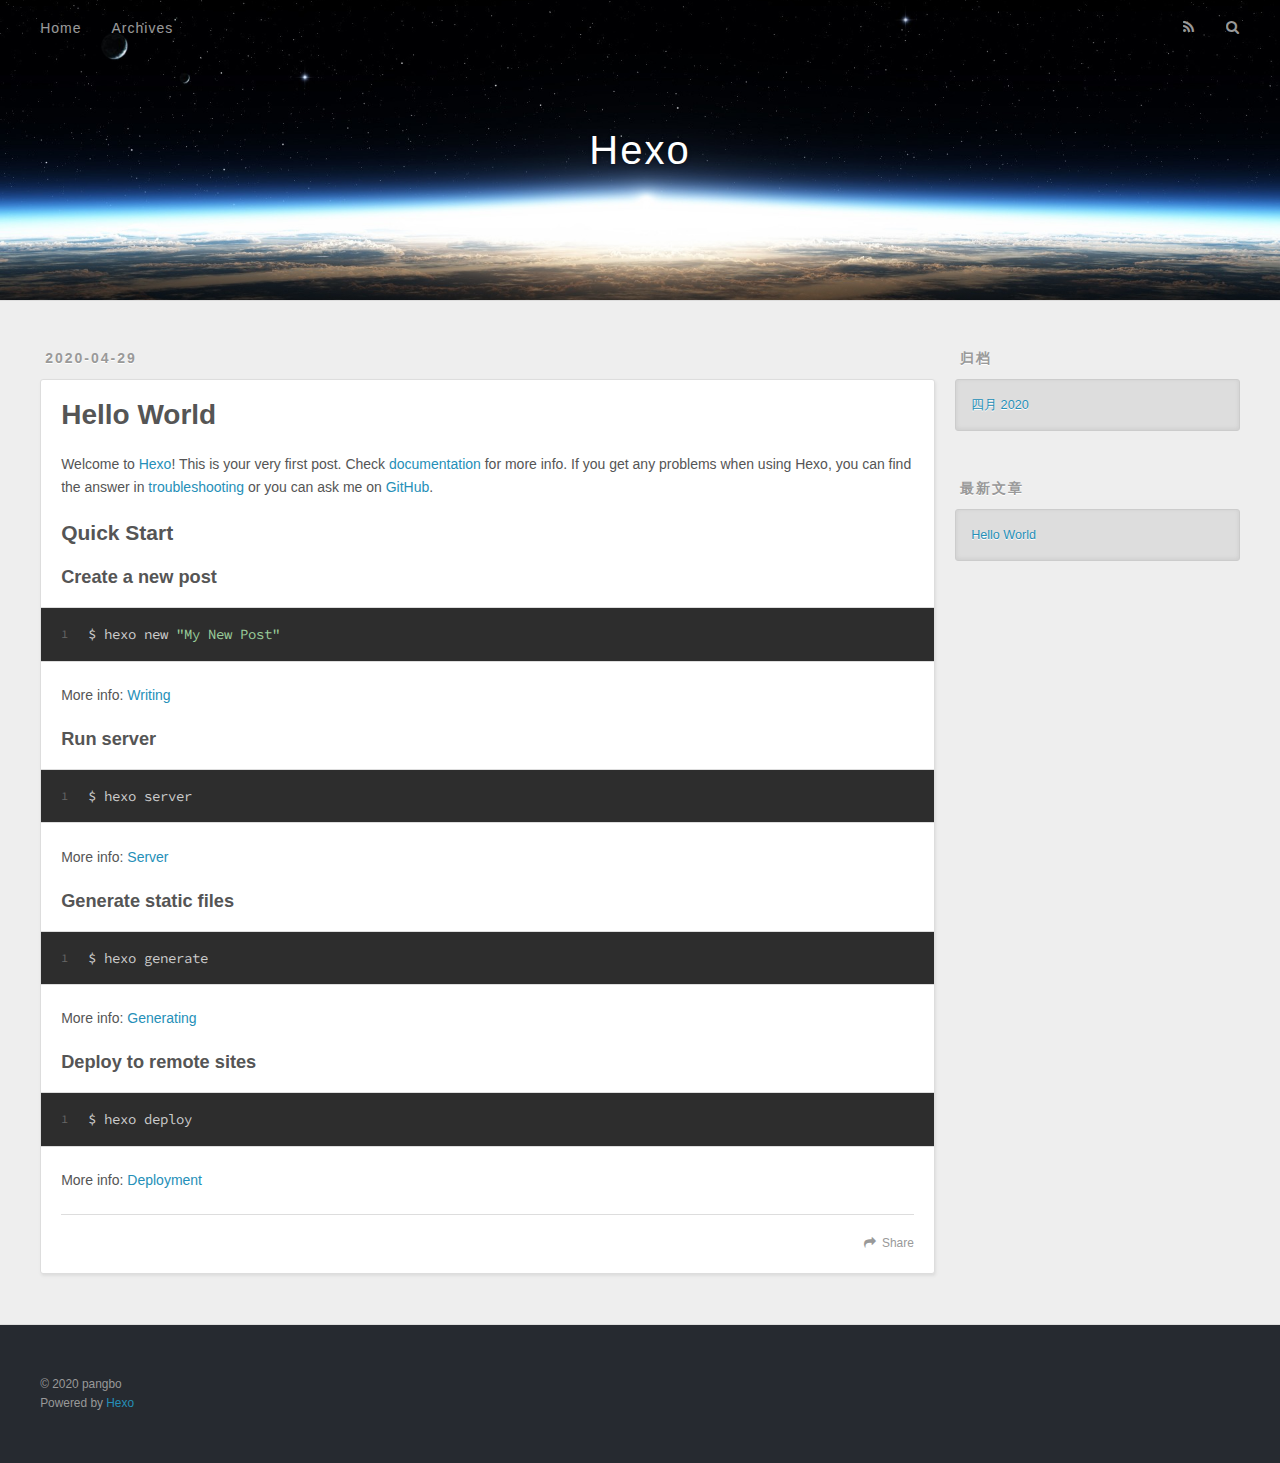
<file: blog/index.html>
<!DOCTYPE html>
<html>
<head>
  <meta charset="utf-8">
  

  
  <title>Hexo</title>
  <meta name="viewport" content="width=device-width, initial-scale=1, maximum-scale=1">
  <meta property="og:type" content="website">
<meta property="og:title" content="Hexo">
<meta property="og:url" content="https://www.ipangbo.top/blog/index.html">
<meta property="og:site_name" content="Hexo">
<meta property="og:locale" content="zh_CN">
<meta property="article:author" content="pangbo">
<meta name="twitter:card" content="summary">
  
    <link rel="alternate" href="/blog/atom.xml" title="Hexo" type="application/atom+xml">
  
  
    <link rel="icon" href="/favicon.png">
  
  
    <link href="//fonts.googleapis.com/css?family=Source+Code+Pro" rel="stylesheet" type="text/css">
  
  
<link rel="stylesheet" href="/blog/css/style.css">

<meta name="generator" content="Hexo 4.2.0"></head>

<body>
  <div id="container">
    <div id="wrap">
      <header id="header">
  <div id="banner"></div>
  <div id="header-outer" class="outer">
    <div id="header-title" class="inner">
      <h1 id="logo-wrap">
        <a href="/blog/" id="logo">Hexo</a>
      </h1>
      
    </div>
    <div id="header-inner" class="inner">
      <nav id="main-nav">
        <a id="main-nav-toggle" class="nav-icon"></a>
        
          <a class="main-nav-link" href="/blog/">Home</a>
        
          <a class="main-nav-link" href="/blog/archives">Archives</a>
        
      </nav>
      <nav id="sub-nav">
        
          <a id="nav-rss-link" class="nav-icon" href="/blog/atom.xml" title="RSS Feed"></a>
        
        <a id="nav-search-btn" class="nav-icon" title="搜索"></a>
      </nav>
      <div id="search-form-wrap">
        <form action="//google.com/search" method="get" accept-charset="UTF-8" class="search-form"><input type="search" name="q" class="search-form-input" placeholder="Search"><button type="submit" class="search-form-submit">&#xF002;</button><input type="hidden" name="sitesearch" value="https://www.ipangbo.top/blog"></form>
      </div>
    </div>
  </div>
</header>
      <div class="outer">
        <section id="main">
  
    <article id="post-hello-world" class="article article-type-post" itemscope itemprop="blogPost">
  <div class="article-meta">
    <a href="/blog/2020/04/29/hello-world/" class="article-date">
  <time datetime="2020-04-29T08:09:40.198Z" itemprop="datePublished">2020-04-29</time>
</a>
    
  </div>
  <div class="article-inner">
    
    
      <header class="article-header">
        
  
    <h1 itemprop="name">
      <a class="article-title" href="/blog/2020/04/29/hello-world/">Hello World</a>
    </h1>
  

      </header>
    
    <div class="article-entry" itemprop="articleBody">
      
        <p>Welcome to <a href="https://hexo.io/" target="_blank" rel="noopener">Hexo</a>! This is your very first post. Check <a href="https://hexo.io/docs/" target="_blank" rel="noopener">documentation</a> for more info. If you get any problems when using Hexo, you can find the answer in <a href="https://hexo.io/docs/troubleshooting.html" target="_blank" rel="noopener">troubleshooting</a> or you can ask me on <a href="https://github.com/hexojs/hexo/issues" target="_blank" rel="noopener">GitHub</a>.</p>
<h2 id="Quick-Start"><a href="#Quick-Start" class="headerlink" title="Quick Start"></a>Quick Start</h2><h3 id="Create-a-new-post"><a href="#Create-a-new-post" class="headerlink" title="Create a new post"></a>Create a new post</h3><figure class="highlight bash"><table><tr><td class="gutter"><pre><span class="line">1</span><br></pre></td><td class="code"><pre><span class="line">$ hexo new <span class="string">"My New Post"</span></span><br></pre></td></tr></table></figure>

<p>More info: <a href="https://hexo.io/docs/writing.html" target="_blank" rel="noopener">Writing</a></p>
<h3 id="Run-server"><a href="#Run-server" class="headerlink" title="Run server"></a>Run server</h3><figure class="highlight bash"><table><tr><td class="gutter"><pre><span class="line">1</span><br></pre></td><td class="code"><pre><span class="line">$ hexo server</span><br></pre></td></tr></table></figure>

<p>More info: <a href="https://hexo.io/docs/server.html" target="_blank" rel="noopener">Server</a></p>
<h3 id="Generate-static-files"><a href="#Generate-static-files" class="headerlink" title="Generate static files"></a>Generate static files</h3><figure class="highlight bash"><table><tr><td class="gutter"><pre><span class="line">1</span><br></pre></td><td class="code"><pre><span class="line">$ hexo generate</span><br></pre></td></tr></table></figure>

<p>More info: <a href="https://hexo.io/docs/generating.html" target="_blank" rel="noopener">Generating</a></p>
<h3 id="Deploy-to-remote-sites"><a href="#Deploy-to-remote-sites" class="headerlink" title="Deploy to remote sites"></a>Deploy to remote sites</h3><figure class="highlight bash"><table><tr><td class="gutter"><pre><span class="line">1</span><br></pre></td><td class="code"><pre><span class="line">$ hexo deploy</span><br></pre></td></tr></table></figure>

<p>More info: <a href="https://hexo.io/docs/one-command-deployment.html" target="_blank" rel="noopener">Deployment</a></p>

      
    </div>
    <footer class="article-footer">
      <a data-url="https://www.ipangbo.top/blog/2020/04/29/hello-world/" data-id="ck9l2ebbn0000qw7kcosrfubz" class="article-share-link">Share</a>
      
      
    </footer>
  </div>
  
</article>


  


</section>
        
          <aside id="sidebar">
  
    

  
    

  
    
  
    
  <div class="widget-wrap">
    <h3 class="widget-title">归档</h3>
    <div class="widget">
      <ul class="archive-list"><li class="archive-list-item"><a class="archive-list-link" href="/blog/archives/2020/04/">四月 2020</a></li></ul>
    </div>
  </div>


  
    
  <div class="widget-wrap">
    <h3 class="widget-title">最新文章</h3>
    <div class="widget">
      <ul>
        
          <li>
            <a href="/blog/2020/04/29/hello-world/">Hello World</a>
          </li>
        
      </ul>
    </div>
  </div>

  
</aside>
        
      </div>
      <footer id="footer">
  
  <div class="outer">
    <div id="footer-info" class="inner">
      &copy; 2020 pangbo<br>
      Powered by <a href="http://hexo.io/" target="_blank">Hexo</a>
    </div>
  </div>
</footer>
    </div>
    <nav id="mobile-nav">
  
    <a href="/blog/" class="mobile-nav-link">Home</a>
  
    <a href="/blog/archives" class="mobile-nav-link">Archives</a>
  
</nav>
    

<script src="//ajax.googleapis.com/ajax/libs/jquery/2.0.3/jquery.min.js"></script>


  
<link rel="stylesheet" href="/blog/fancybox/jquery.fancybox.css">

  
<script src="/blog/fancybox/jquery.fancybox.pack.js"></script>




<script src="/blog/js/script.js"></script>




  </div>
</body>
</html>
</file>
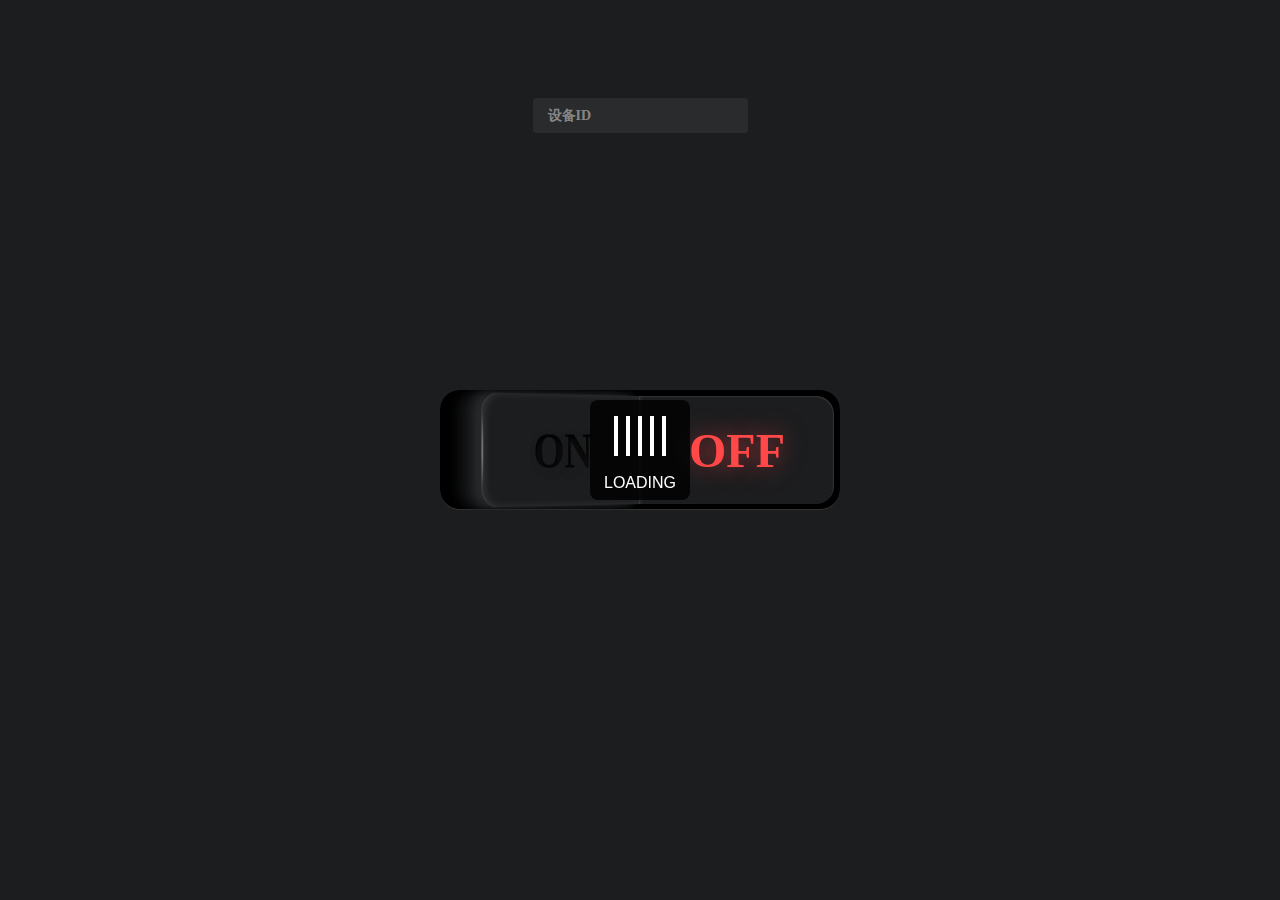
<file: app/remote-controller/index.html>
<!DOCTYPE html><html>
<head><meta charset='UTF-8'>
  <title>Toddy</title>
  <meta name="viewport" content="width=device-width,initial-scale=1.0, minimum-scale=0.8, maximum-scale=0.8, user-scalable=yes"/>
  <link href="index.css" rel="stylesheet" media="all">
  <script src="x0popup.min.js"></script>
  <script src="https://cdn.bootcdn.net/ajax/libs/jquery/3.5.0/jquery.js"></script>
  <script src="https://cdn.bootcdn.net/ajax/libs/jquery-cookie/1.4.1/jquery.cookie.min.js"></script>
  <link href="x0popup.min.css" rel="stylesheet" media="all">
</head>
<body>
<!-- 设备id输入部分开始 -->
  <div class="row">
    <span>
    <input class="clean-slide" id="device-id" type="text" tabindex=1 />
    <label for="device-id">设备ID</label>
    <label for="device-id" id="save-device-id">确定</label>
    </span>
    </div>
  <div>
<!-- 设备id输入部分结束 -->
<!-- 控制开关部分开始 -->
  <label class="switch-button">
    <input type="checkbox" id="switch">
    <span></span>
    <span></span>
  </label>
</div>
<!-- 控制开关部分结束 -->
<!-- 加载动画框开始 -->
<div class="load-view" id="loading-box">
  <div class="load-an-view">
    <div class="wave">
      <div class="rect1"></div>
      <div class="rect2"></div>
      <div class="rect3"></div>
      <div class="rect4"></div>
      <div class="rect5"></div>
    </div>
  </div>
  <div class="load-tip">LOADING</div>
</div>
<!-- 加载动画框结束 -->
<script>
  var device_id = "";
  var switch_on = false;
  device_id = $.cookie("_TD_device_id");
  if(!device_id){
    device_id = "";
    $("#loading-box").fadeOut();
    }
  //初始化获取状态
  $(function(){
    if(device_id){
      $('#device-id').val(device_id);
      $.get("https://cloud.arest.io/" + device_id + "/status",function(data){
        console.log(data);
        $('#switch').get(0).checked = data.return_value;
        $("#loading-box").fadeOut();
        if(!data.connected){
          x0p('错误', '连接失败！', 'error')
        }
    });
    // setInterval(() => {
    //   $('#switch').get(0).disabled = true;
    //   $.get("https://cloud.arest.io/" + device_id + "/status",function(data){
    //     console.log(data);
    //     $('#switch').get(0).checked = data.return_value;})
    //     $('#switch').get(0).disabled = false;
    // }, 10000);
  }
    else{
      $('#device-id').focus();
    }
  });
  //开关切换
  $('#switch').click(function(){
    if(!device_id){ 
      $('#device-id').focus();
      x0p('错误', '请输入设备ID！', 'info');
      return false;
      }
    this.disabled = true;
    setTimeout(()=>{this.disabled = false;},1000);
    $("#loading-box").fadeIn();
    console.log($(this).prop("checked"));
    $.get("https://cloud.arest.io/" + device_id + "/switch",success=(data)=>{

      console.log(data);
      $('#switch').get(0).checked = data.return_value;
      $("#loading-box").fadeOut();
      if(!data.connected){
        x0p({
          title: '错误',
          text: '连接失败！',
          animationType: 'slideDown',
          icon: 'error',
          buttons: [],
          autoClose: 2000
          });
      }
    });
    return false;
  });
  //保存设备ID
  $("#save-device-id").click(()=>{
    
    device_id = $('#device-id').val();

    $.cookie("_TD_device_id",device_id);
      
    $.get("https://cloud.arest.io/" + device_id + "/status",function(data){
      console.log(data);
      $('#switch').get(0).checked = data.return_value;
      $("#loading-box").fadeOut();
      if(!data.connected){
        x0p('错误', '连接失败！', 'error');
      }else{
        x0p({
          title: '成功',
          text: '连接成功',
          animationType: 'slideDown',
          icon: 'info',
          buttons: [],
          autoClose: 1000
          });
      }
      });
  });
  $('#device-id').blur(function(){
    setTimeout(()=>{
    if(this.value != device_id) this.value = device_id;
    },100);
  });
</script>
</body>
</html>
</file>
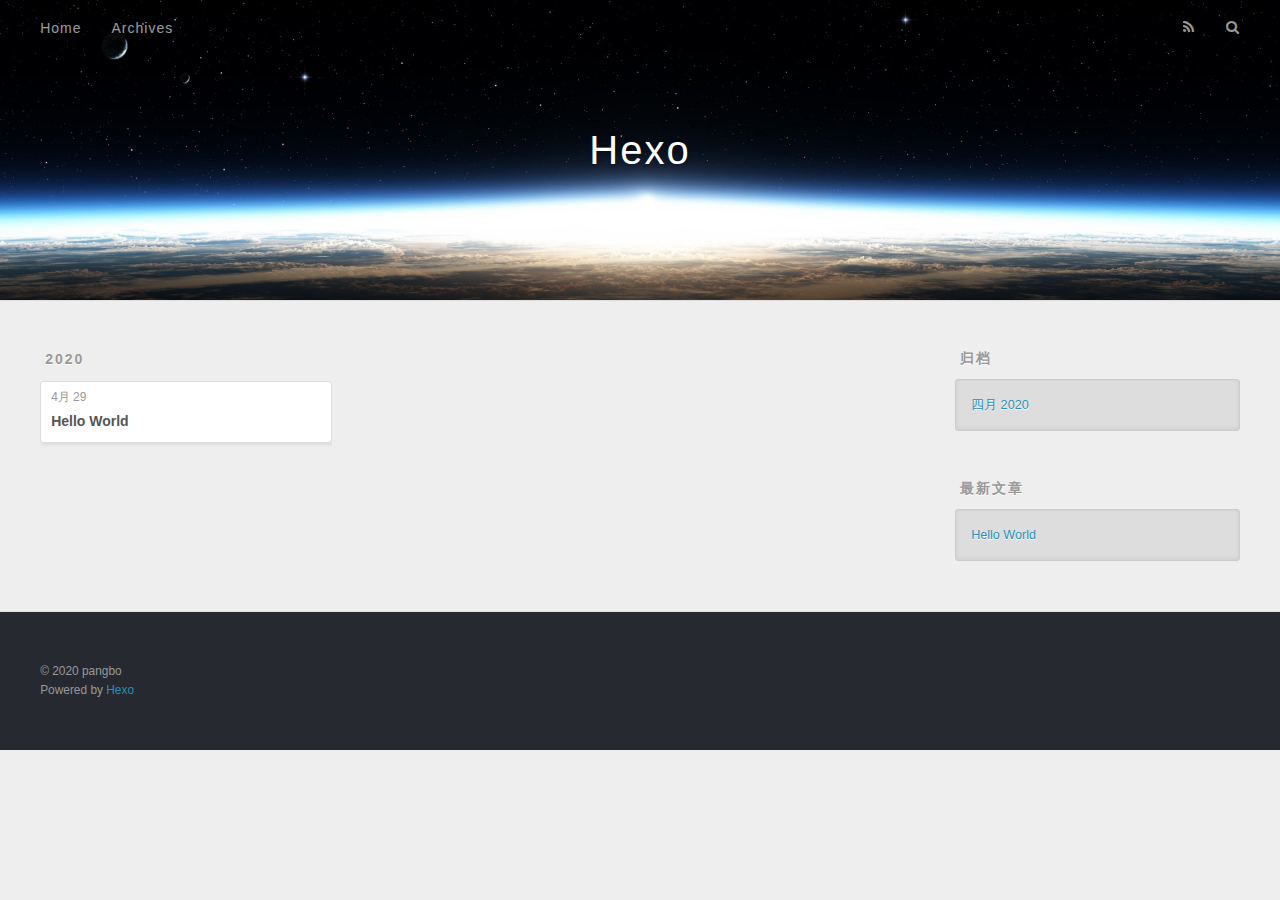
<file: blog/archives/index.html>
<!DOCTYPE html>
<html>
<head>
  <meta charset="utf-8">
  

  
  <title>归档 | Hexo</title>
  <meta name="viewport" content="width=device-width, initial-scale=1, maximum-scale=1">
  <meta property="og:type" content="website">
<meta property="og:title" content="Hexo">
<meta property="og:url" content="https://www.ipangbo.top/blog/archives/index.html">
<meta property="og:site_name" content="Hexo">
<meta property="og:locale" content="zh_CN">
<meta property="article:author" content="pangbo">
<meta name="twitter:card" content="summary">
  
    <link rel="alternate" href="/blog/atom.xml" title="Hexo" type="application/atom+xml">
  
  
    <link rel="icon" href="/favicon.png">
  
  
    <link href="//fonts.googleapis.com/css?family=Source+Code+Pro" rel="stylesheet" type="text/css">
  
  
<link rel="stylesheet" href="/blog/css/style.css">

<meta name="generator" content="Hexo 4.2.0"></head>

<body>
  <div id="container">
    <div id="wrap">
      <header id="header">
  <div id="banner"></div>
  <div id="header-outer" class="outer">
    <div id="header-title" class="inner">
      <h1 id="logo-wrap">
        <a href="/blog/" id="logo">Hexo</a>
      </h1>
      
    </div>
    <div id="header-inner" class="inner">
      <nav id="main-nav">
        <a id="main-nav-toggle" class="nav-icon"></a>
        
          <a class="main-nav-link" href="/blog/">Home</a>
        
          <a class="main-nav-link" href="/blog/archives">Archives</a>
        
      </nav>
      <nav id="sub-nav">
        
          <a id="nav-rss-link" class="nav-icon" href="/blog/atom.xml" title="RSS Feed"></a>
        
        <a id="nav-search-btn" class="nav-icon" title="搜索"></a>
      </nav>
      <div id="search-form-wrap">
        <form action="//google.com/search" method="get" accept-charset="UTF-8" class="search-form"><input type="search" name="q" class="search-form-input" placeholder="Search"><button type="submit" class="search-form-submit">&#xF002;</button><input type="hidden" name="sitesearch" value="https://www.ipangbo.top/blog"></form>
      </div>
    </div>
  </div>
</header>
      <div class="outer">
        <section id="main">
  
  
    
    
      
      
      <section class="archives-wrap">
        <div class="archive-year-wrap">
          <a href="/blog/archives/2020" class="archive-year">2020</a>
        </div>
        <div class="archives">
    
    <article class="archive-article archive-type-post">
  <div class="archive-article-inner">
    <header class="archive-article-header">
      <a href="/blog/2020/04/29/hello-world/" class="archive-article-date">
  <time datetime="2020-04-29T08:09:40.198Z" itemprop="datePublished">4月 29</time>
</a>
      
  
    <h1 itemprop="name">
      <a class="archive-article-title" href="/blog/2020/04/29/hello-world/">Hello World</a>
    </h1>
  

    </header>
  </div>
</article>
  
  
    </div></section>
  


</section>
        
          <aside id="sidebar">
  
    

  
    

  
    
  
    
  <div class="widget-wrap">
    <h3 class="widget-title">归档</h3>
    <div class="widget">
      <ul class="archive-list"><li class="archive-list-item"><a class="archive-list-link" href="/blog/archives/2020/04/">四月 2020</a></li></ul>
    </div>
  </div>


  
    
  <div class="widget-wrap">
    <h3 class="widget-title">最新文章</h3>
    <div class="widget">
      <ul>
        
          <li>
            <a href="/blog/2020/04/29/hello-world/">Hello World</a>
          </li>
        
      </ul>
    </div>
  </div>

  
</aside>
        
      </div>
      <footer id="footer">
  
  <div class="outer">
    <div id="footer-info" class="inner">
      &copy; 2020 pangbo<br>
      Powered by <a href="http://hexo.io/" target="_blank">Hexo</a>
    </div>
  </div>
</footer>
    </div>
    <nav id="mobile-nav">
  
    <a href="/blog/" class="mobile-nav-link">Home</a>
  
    <a href="/blog/archives" class="mobile-nav-link">Archives</a>
  
</nav>
    

<script src="//ajax.googleapis.com/ajax/libs/jquery/2.0.3/jquery.min.js"></script>


  
<link rel="stylesheet" href="/blog/fancybox/jquery.fancybox.css">

  
<script src="/blog/fancybox/jquery.fancybox.pack.js"></script>




<script src="/blog/js/script.js"></script>




  </div>
</body>
</html>
</file>
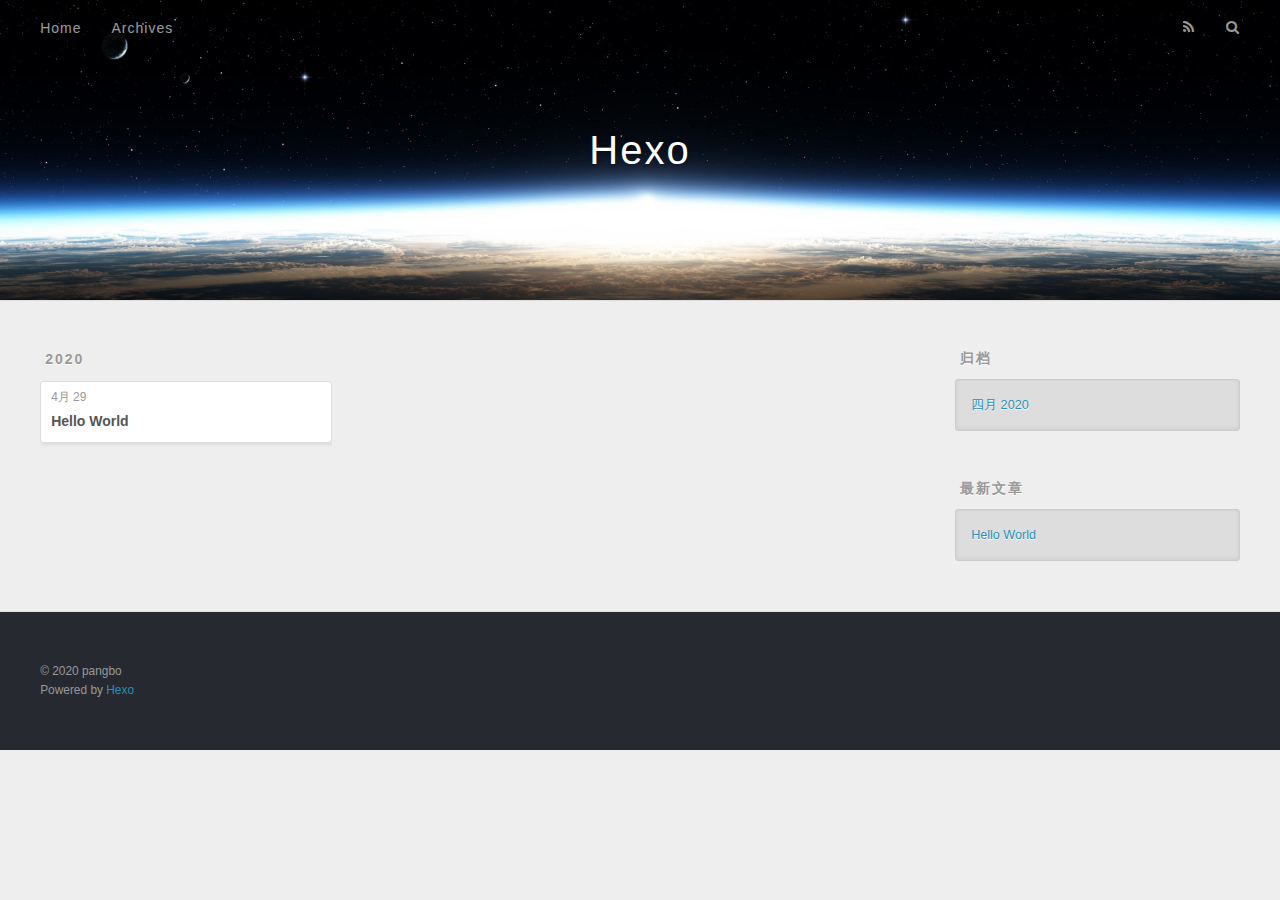
<file: blog/archives/2020/index.html>
<!DOCTYPE html>
<html>
<head>
  <meta charset="utf-8">
  

  
  <title>归档: 2020 | Hexo</title>
  <meta name="viewport" content="width=device-width, initial-scale=1, maximum-scale=1">
  <meta property="og:type" content="website">
<meta property="og:title" content="Hexo">
<meta property="og:url" content="https://www.ipangbo.top/blog/archives/2020/index.html">
<meta property="og:site_name" content="Hexo">
<meta property="og:locale" content="zh_CN">
<meta property="article:author" content="pangbo">
<meta name="twitter:card" content="summary">
  
    <link rel="alternate" href="/blog/atom.xml" title="Hexo" type="application/atom+xml">
  
  
    <link rel="icon" href="/favicon.png">
  
  
    <link href="//fonts.googleapis.com/css?family=Source+Code+Pro" rel="stylesheet" type="text/css">
  
  
<link rel="stylesheet" href="/blog/css/style.css">

<meta name="generator" content="Hexo 4.2.0"></head>

<body>
  <div id="container">
    <div id="wrap">
      <header id="header">
  <div id="banner"></div>
  <div id="header-outer" class="outer">
    <div id="header-title" class="inner">
      <h1 id="logo-wrap">
        <a href="/blog/" id="logo">Hexo</a>
      </h1>
      
    </div>
    <div id="header-inner" class="inner">
      <nav id="main-nav">
        <a id="main-nav-toggle" class="nav-icon"></a>
        
          <a class="main-nav-link" href="/blog/">Home</a>
        
          <a class="main-nav-link" href="/blog/archives">Archives</a>
        
      </nav>
      <nav id="sub-nav">
        
          <a id="nav-rss-link" class="nav-icon" href="/blog/atom.xml" title="RSS Feed"></a>
        
        <a id="nav-search-btn" class="nav-icon" title="搜索"></a>
      </nav>
      <div id="search-form-wrap">
        <form action="//google.com/search" method="get" accept-charset="UTF-8" class="search-form"><input type="search" name="q" class="search-form-input" placeholder="Search"><button type="submit" class="search-form-submit">&#xF002;</button><input type="hidden" name="sitesearch" value="https://www.ipangbo.top/blog"></form>
      </div>
    </div>
  </div>
</header>
      <div class="outer">
        <section id="main">
  
  
    
    
      
      
      <section class="archives-wrap">
        <div class="archive-year-wrap">
          <a href="/blog/archives/2020" class="archive-year">2020</a>
        </div>
        <div class="archives">
    
    <article class="archive-article archive-type-post">
  <div class="archive-article-inner">
    <header class="archive-article-header">
      <a href="/blog/2020/04/29/hello-world/" class="archive-article-date">
  <time datetime="2020-04-29T08:09:40.198Z" itemprop="datePublished">4月 29</time>
</a>
      
  
    <h1 itemprop="name">
      <a class="archive-article-title" href="/blog/2020/04/29/hello-world/">Hello World</a>
    </h1>
  

    </header>
  </div>
</article>
  
  
    </div></section>
  


</section>
        
          <aside id="sidebar">
  
    

  
    

  
    
  
    
  <div class="widget-wrap">
    <h3 class="widget-title">归档</h3>
    <div class="widget">
      <ul class="archive-list"><li class="archive-list-item"><a class="archive-list-link" href="/blog/archives/2020/04/">四月 2020</a></li></ul>
    </div>
  </div>


  
    
  <div class="widget-wrap">
    <h3 class="widget-title">最新文章</h3>
    <div class="widget">
      <ul>
        
          <li>
            <a href="/blog/2020/04/29/hello-world/">Hello World</a>
          </li>
        
      </ul>
    </div>
  </div>

  
</aside>
        
      </div>
      <footer id="footer">
  
  <div class="outer">
    <div id="footer-info" class="inner">
      &copy; 2020 pangbo<br>
      Powered by <a href="http://hexo.io/" target="_blank">Hexo</a>
    </div>
  </div>
</footer>
    </div>
    <nav id="mobile-nav">
  
    <a href="/blog/" class="mobile-nav-link">Home</a>
  
    <a href="/blog/archives" class="mobile-nav-link">Archives</a>
  
</nav>
    

<script src="//ajax.googleapis.com/ajax/libs/jquery/2.0.3/jquery.min.js"></script>


  
<link rel="stylesheet" href="/blog/fancybox/jquery.fancybox.css">

  
<script src="/blog/fancybox/jquery.fancybox.pack.js"></script>




<script src="/blog/js/script.js"></script>




  </div>
</body>
</html>
</file>
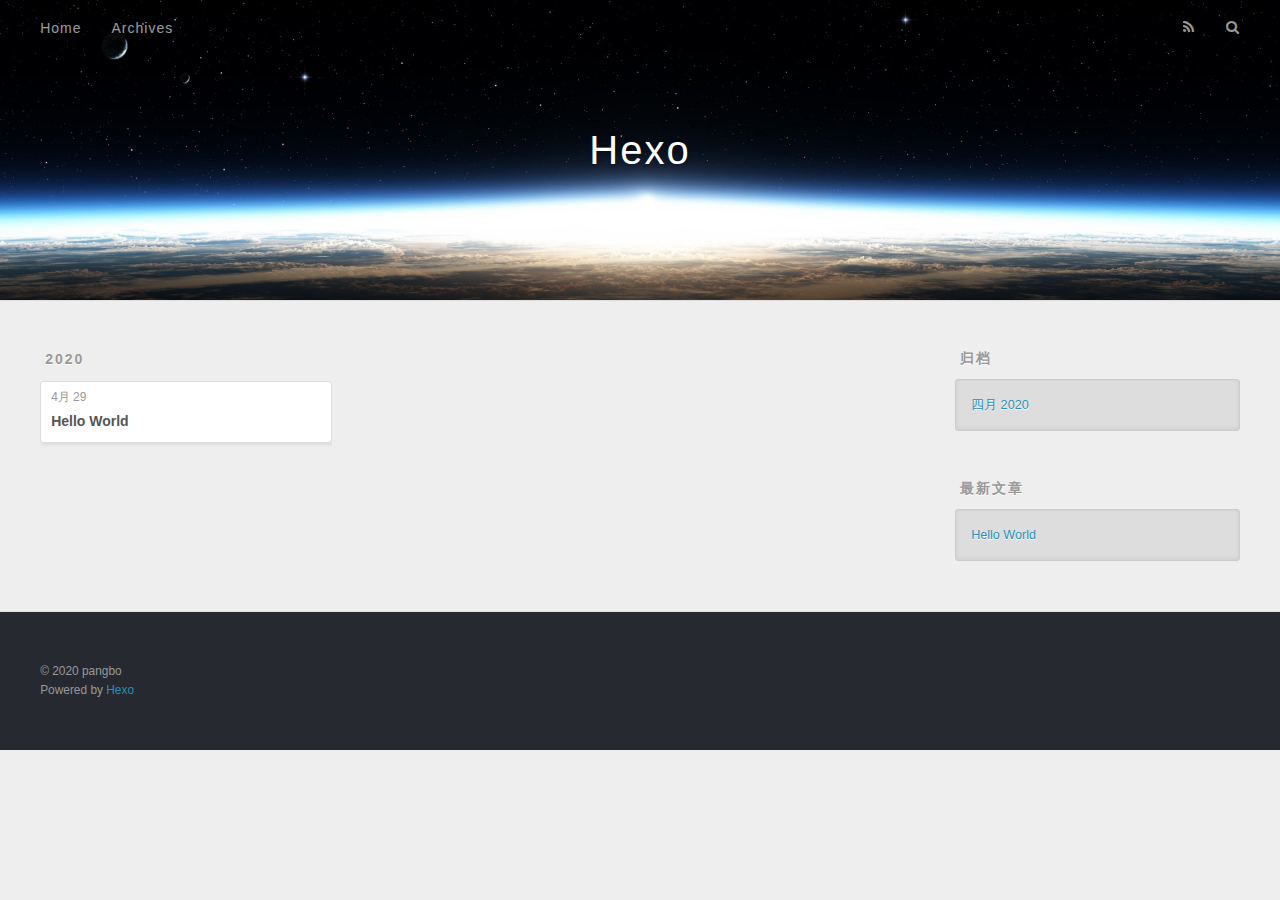
<file: blog/archives/2020/04/index.html>
<!DOCTYPE html>
<html>
<head>
  <meta charset="utf-8">
  

  
  <title>归档: 2020/4 | Hexo</title>
  <meta name="viewport" content="width=device-width, initial-scale=1, maximum-scale=1">
  <meta property="og:type" content="website">
<meta property="og:title" content="Hexo">
<meta property="og:url" content="https://www.ipangbo.top/blog/archives/2020/04/index.html">
<meta property="og:site_name" content="Hexo">
<meta property="og:locale" content="zh_CN">
<meta property="article:author" content="pangbo">
<meta name="twitter:card" content="summary">
  
    <link rel="alternate" href="/blog/atom.xml" title="Hexo" type="application/atom+xml">
  
  
    <link rel="icon" href="/favicon.png">
  
  
    <link href="//fonts.googleapis.com/css?family=Source+Code+Pro" rel="stylesheet" type="text/css">
  
  
<link rel="stylesheet" href="/blog/css/style.css">

<meta name="generator" content="Hexo 4.2.0"></head>

<body>
  <div id="container">
    <div id="wrap">
      <header id="header">
  <div id="banner"></div>
  <div id="header-outer" class="outer">
    <div id="header-title" class="inner">
      <h1 id="logo-wrap">
        <a href="/blog/" id="logo">Hexo</a>
      </h1>
      
    </div>
    <div id="header-inner" class="inner">
      <nav id="main-nav">
        <a id="main-nav-toggle" class="nav-icon"></a>
        
          <a class="main-nav-link" href="/blog/">Home</a>
        
          <a class="main-nav-link" href="/blog/archives">Archives</a>
        
      </nav>
      <nav id="sub-nav">
        
          <a id="nav-rss-link" class="nav-icon" href="/blog/atom.xml" title="RSS Feed"></a>
        
        <a id="nav-search-btn" class="nav-icon" title="搜索"></a>
      </nav>
      <div id="search-form-wrap">
        <form action="//google.com/search" method="get" accept-charset="UTF-8" class="search-form"><input type="search" name="q" class="search-form-input" placeholder="Search"><button type="submit" class="search-form-submit">&#xF002;</button><input type="hidden" name="sitesearch" value="https://www.ipangbo.top/blog"></form>
      </div>
    </div>
  </div>
</header>
      <div class="outer">
        <section id="main">
  
  
    
    
      
      
      <section class="archives-wrap">
        <div class="archive-year-wrap">
          <a href="/blog/archives/2020" class="archive-year">2020</a>
        </div>
        <div class="archives">
    
    <article class="archive-article archive-type-post">
  <div class="archive-article-inner">
    <header class="archive-article-header">
      <a href="/blog/2020/04/29/hello-world/" class="archive-article-date">
  <time datetime="2020-04-29T08:09:40.198Z" itemprop="datePublished">4月 29</time>
</a>
      
  
    <h1 itemprop="name">
      <a class="archive-article-title" href="/blog/2020/04/29/hello-world/">Hello World</a>
    </h1>
  

    </header>
  </div>
</article>
  
  
    </div></section>
  


</section>
        
          <aside id="sidebar">
  
    

  
    

  
    
  
    
  <div class="widget-wrap">
    <h3 class="widget-title">归档</h3>
    <div class="widget">
      <ul class="archive-list"><li class="archive-list-item"><a class="archive-list-link" href="/blog/archives/2020/04/">四月 2020</a></li></ul>
    </div>
  </div>


  
    
  <div class="widget-wrap">
    <h3 class="widget-title">最新文章</h3>
    <div class="widget">
      <ul>
        
          <li>
            <a href="/blog/2020/04/29/hello-world/">Hello World</a>
          </li>
        
      </ul>
    </div>
  </div>

  
</aside>
        
      </div>
      <footer id="footer">
  
  <div class="outer">
    <div id="footer-info" class="inner">
      &copy; 2020 pangbo<br>
      Powered by <a href="http://hexo.io/" target="_blank">Hexo</a>
    </div>
  </div>
</footer>
    </div>
    <nav id="mobile-nav">
  
    <a href="/blog/" class="mobile-nav-link">Home</a>
  
    <a href="/blog/archives" class="mobile-nav-link">Archives</a>
  
</nav>
    

<script src="//ajax.googleapis.com/ajax/libs/jquery/2.0.3/jquery.min.js"></script>


  
<link rel="stylesheet" href="/blog/fancybox/jquery.fancybox.css">

  
<script src="/blog/fancybox/jquery.fancybox.pack.js"></script>




<script src="/blog/js/script.js"></script>




  </div>
</body>
</html>
</file>
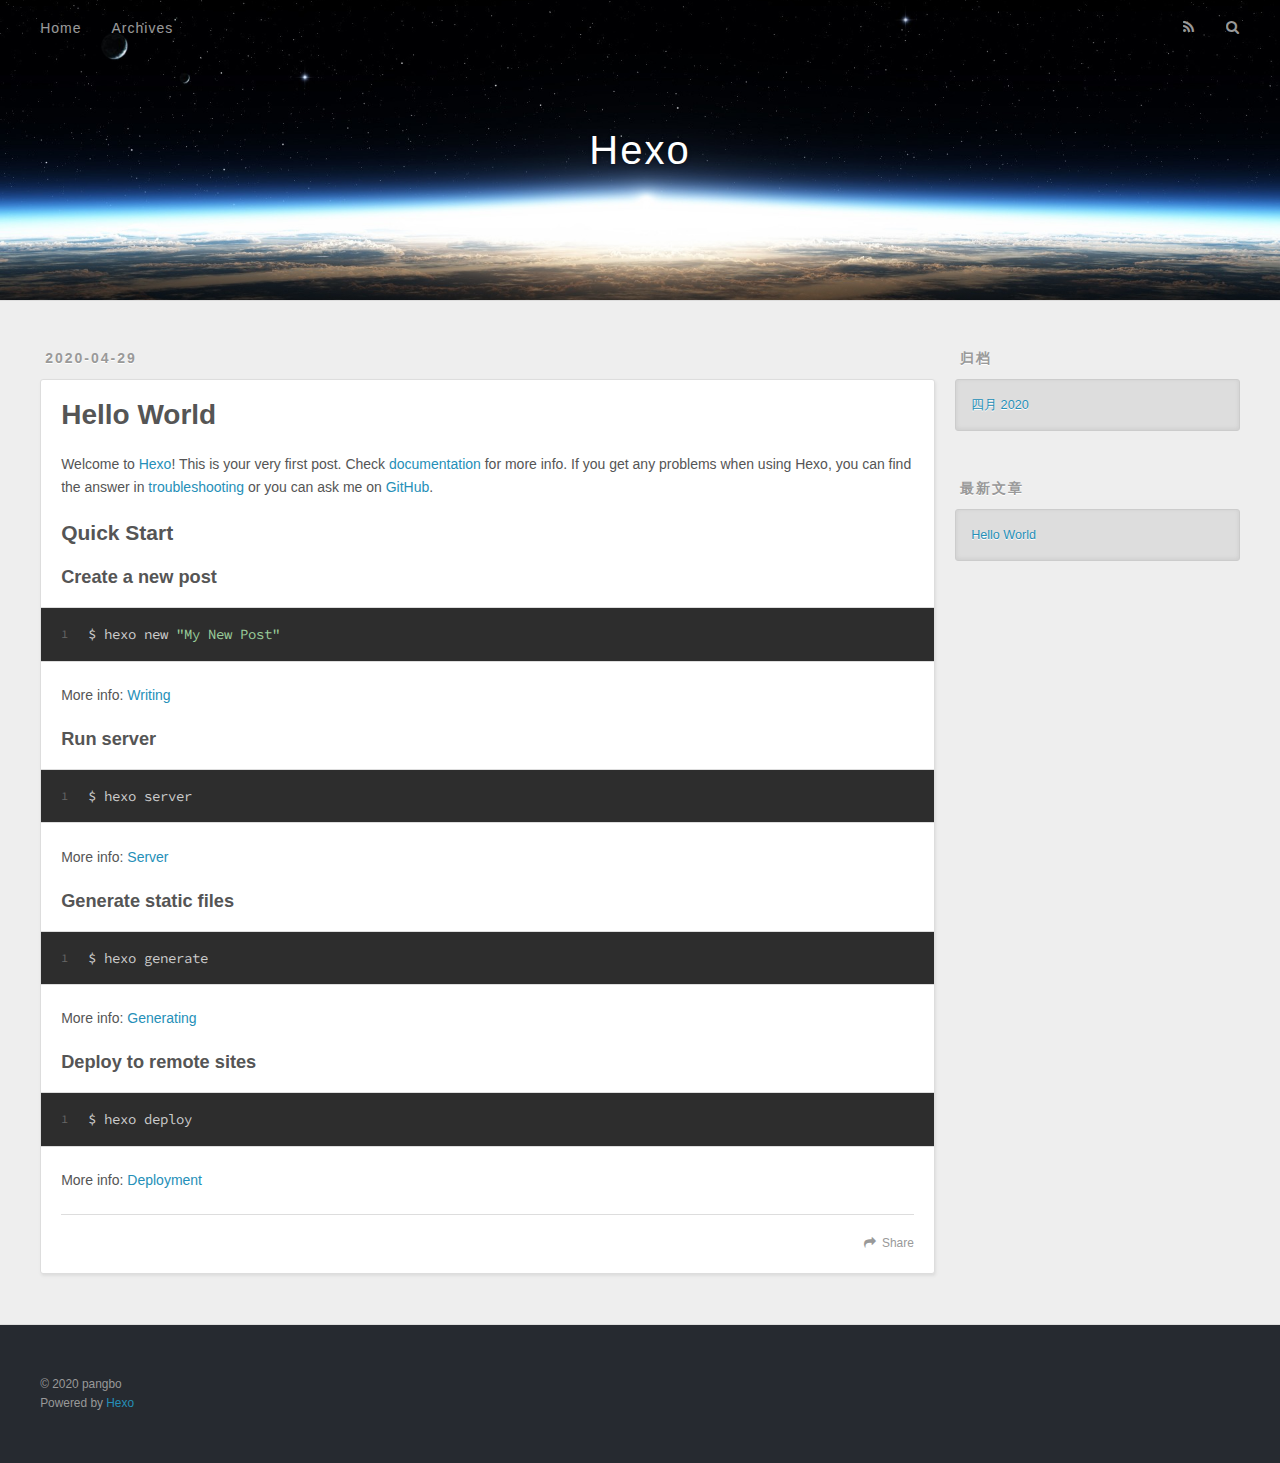
<file: blog/2020/04/29/hello-world/index.html>
<!DOCTYPE html>
<html>
<head>
  <meta charset="utf-8">
  

  
  <title>Hello World | Hexo</title>
  <meta name="viewport" content="width=device-width, initial-scale=1, maximum-scale=1">
  <meta name="description" content="Welcome to Hexo! This is your very first post. Check documentation for more info. If you get any problems when using Hexo, you can find the answer in troubleshooting or you can ask me on GitHub. Quick">
<meta property="og:type" content="article">
<meta property="og:title" content="Hello World">
<meta property="og:url" content="https://www.ipangbo.top/blog/2020/04/29/hello-world/index.html">
<meta property="og:site_name" content="Hexo">
<meta property="og:description" content="Welcome to Hexo! This is your very first post. Check documentation for more info. If you get any problems when using Hexo, you can find the answer in troubleshooting or you can ask me on GitHub. Quick">
<meta property="og:locale" content="zh_CN">
<meta property="article:published_time" content="2020-04-29T08:09:40.198Z">
<meta property="article:modified_time" content="2020-04-29T08:09:40.198Z">
<meta property="article:author" content="pangbo">
<meta name="twitter:card" content="summary">
  
    <link rel="alternate" href="/blog/atom.xml" title="Hexo" type="application/atom+xml">
  
  
    <link rel="icon" href="/favicon.png">
  
  
    <link href="//fonts.googleapis.com/css?family=Source+Code+Pro" rel="stylesheet" type="text/css">
  
  
<link rel="stylesheet" href="/blog/css/style.css">

<meta name="generator" content="Hexo 4.2.0"></head>

<body>
  <div id="container">
    <div id="wrap">
      <header id="header">
  <div id="banner"></div>
  <div id="header-outer" class="outer">
    <div id="header-title" class="inner">
      <h1 id="logo-wrap">
        <a href="/blog/" id="logo">Hexo</a>
      </h1>
      
    </div>
    <div id="header-inner" class="inner">
      <nav id="main-nav">
        <a id="main-nav-toggle" class="nav-icon"></a>
        
          <a class="main-nav-link" href="/blog/">Home</a>
        
          <a class="main-nav-link" href="/blog/archives">Archives</a>
        
      </nav>
      <nav id="sub-nav">
        
          <a id="nav-rss-link" class="nav-icon" href="/blog/atom.xml" title="RSS Feed"></a>
        
        <a id="nav-search-btn" class="nav-icon" title="搜索"></a>
      </nav>
      <div id="search-form-wrap">
        <form action="//google.com/search" method="get" accept-charset="UTF-8" class="search-form"><input type="search" name="q" class="search-form-input" placeholder="Search"><button type="submit" class="search-form-submit">&#xF002;</button><input type="hidden" name="sitesearch" value="https://www.ipangbo.top/blog"></form>
      </div>
    </div>
  </div>
</header>
      <div class="outer">
        <section id="main"><article id="post-hello-world" class="article article-type-post" itemscope itemprop="blogPost">
  <div class="article-meta">
    <a href="/blog/2020/04/29/hello-world/" class="article-date">
  <time datetime="2020-04-29T08:09:40.198Z" itemprop="datePublished">2020-04-29</time>
</a>
    
  </div>
  <div class="article-inner">
    
    
      <header class="article-header">
        
  
    <h1 class="article-title" itemprop="name">
      Hello World
    </h1>
  

      </header>
    
    <div class="article-entry" itemprop="articleBody">
      
        <p>Welcome to <a href="https://hexo.io/" target="_blank" rel="noopener">Hexo</a>! This is your very first post. Check <a href="https://hexo.io/docs/" target="_blank" rel="noopener">documentation</a> for more info. If you get any problems when using Hexo, you can find the answer in <a href="https://hexo.io/docs/troubleshooting.html" target="_blank" rel="noopener">troubleshooting</a> or you can ask me on <a href="https://github.com/hexojs/hexo/issues" target="_blank" rel="noopener">GitHub</a>.</p>
<h2 id="Quick-Start"><a href="#Quick-Start" class="headerlink" title="Quick Start"></a>Quick Start</h2><h3 id="Create-a-new-post"><a href="#Create-a-new-post" class="headerlink" title="Create a new post"></a>Create a new post</h3><figure class="highlight bash"><table><tr><td class="gutter"><pre><span class="line">1</span><br></pre></td><td class="code"><pre><span class="line">$ hexo new <span class="string">"My New Post"</span></span><br></pre></td></tr></table></figure>

<p>More info: <a href="https://hexo.io/docs/writing.html" target="_blank" rel="noopener">Writing</a></p>
<h3 id="Run-server"><a href="#Run-server" class="headerlink" title="Run server"></a>Run server</h3><figure class="highlight bash"><table><tr><td class="gutter"><pre><span class="line">1</span><br></pre></td><td class="code"><pre><span class="line">$ hexo server</span><br></pre></td></tr></table></figure>

<p>More info: <a href="https://hexo.io/docs/server.html" target="_blank" rel="noopener">Server</a></p>
<h3 id="Generate-static-files"><a href="#Generate-static-files" class="headerlink" title="Generate static files"></a>Generate static files</h3><figure class="highlight bash"><table><tr><td class="gutter"><pre><span class="line">1</span><br></pre></td><td class="code"><pre><span class="line">$ hexo generate</span><br></pre></td></tr></table></figure>

<p>More info: <a href="https://hexo.io/docs/generating.html" target="_blank" rel="noopener">Generating</a></p>
<h3 id="Deploy-to-remote-sites"><a href="#Deploy-to-remote-sites" class="headerlink" title="Deploy to remote sites"></a>Deploy to remote sites</h3><figure class="highlight bash"><table><tr><td class="gutter"><pre><span class="line">1</span><br></pre></td><td class="code"><pre><span class="line">$ hexo deploy</span><br></pre></td></tr></table></figure>

<p>More info: <a href="https://hexo.io/docs/one-command-deployment.html" target="_blank" rel="noopener">Deployment</a></p>

      
    </div>
    <footer class="article-footer">
      <a data-url="https://www.ipangbo.top/blog/2020/04/29/hello-world/" data-id="ck9l2ebbn0000qw7kcosrfubz" class="article-share-link">Share</a>
      
      
    </footer>
  </div>
  
    
  
</article>

</section>
        
          <aside id="sidebar">
  
    

  
    

  
    
  
    
  <div class="widget-wrap">
    <h3 class="widget-title">归档</h3>
    <div class="widget">
      <ul class="archive-list"><li class="archive-list-item"><a class="archive-list-link" href="/blog/archives/2020/04/">四月 2020</a></li></ul>
    </div>
  </div>


  
    
  <div class="widget-wrap">
    <h3 class="widget-title">最新文章</h3>
    <div class="widget">
      <ul>
        
          <li>
            <a href="/blog/2020/04/29/hello-world/">Hello World</a>
          </li>
        
      </ul>
    </div>
  </div>

  
</aside>
        
      </div>
      <footer id="footer">
  
  <div class="outer">
    <div id="footer-info" class="inner">
      &copy; 2020 pangbo<br>
      Powered by <a href="http://hexo.io/" target="_blank">Hexo</a>
    </div>
  </div>
</footer>
    </div>
    <nav id="mobile-nav">
  
    <a href="/blog/" class="mobile-nav-link">Home</a>
  
    <a href="/blog/archives" class="mobile-nav-link">Archives</a>
  
</nav>
    

<script src="//ajax.googleapis.com/ajax/libs/jquery/2.0.3/jquery.min.js"></script>


  
<link rel="stylesheet" href="/blog/fancybox/jquery.fancybox.css">

  
<script src="/blog/fancybox/jquery.fancybox.pack.js"></script>




<script src="/blog/js/script.js"></script>




  </div>
</body>
</html>
</file>
<file: blog/css/style.css>
body {
  width: 100%;
}
body:before,
body:after {
  content: "";
  display: table;
}
body:after {
  clear: both;
}
html,
body,
div,
span,
applet,
object,
iframe,
h1,
h2,
h3,
h4,
h5,
h6,
p,
blockquote,
pre,
a,
abbr,
acronym,
address,
big,
cite,
code,
del,
dfn,
em,
img,
ins,
kbd,
q,
s,
samp,
small,
strike,
strong,
sub,
sup,
tt,
var,
dl,
dt,
dd,
ol,
ul,
li,
fieldset,
form,
label,
legend,
table,
caption,
tbody,
tfoot,
thead,
tr,
th,
td {
  margin: 0;
  padding: 0;
  border: 0;
  outline: 0;
  font-weight: inherit;
  font-style: inherit;
  font-family: inherit;
  font-size: 100%;
  vertical-align: baseline;
}
body {
  line-height: 1;
  color: #000;
  background: #fff;
}
ol,
ul {
  list-style: none;
}
table {
  border-collapse: separate;
  border-spacing: 0;
  vertical-align: middle;
}
caption,
th,
td {
  text-align: left;
  font-weight: normal;
  vertical-align: middle;
}
a img {
  border: none;
}
input,
button {
  margin: 0;
  padding: 0;
}
input::-moz-focus-inner,
button::-moz-focus-inner {
  border: 0;
  padding: 0;
}
@font-face {
  font-family: FontAwesome;
  font-style: normal;
  font-weight: normal;
  src: url("fonts/fontawesome-webfont.eot?v=#4.0.3");
  src: url("fonts/fontawesome-webfont.eot?#iefix&v=#4.0.3") format("embedded-opentype"), url("fonts/fontawesome-webfont.woff?v=#4.0.3") format("woff"), url("fonts/fontawesome-webfont.ttf?v=#4.0.3") format("truetype"), url("fonts/fontawesome-webfont.svg#fontawesomeregular?v=#4.0.3") format("svg");
}
html,
body,
#container {
  height: 100%;
}
body {
  background: #eee;
  font: 14px -apple-system, BlinkMacSystemFont, "Segoe UI", "Roboto", "Oxygen", "Ubuntu", "Cantarell", "Fira Sans", "Droid Sans", "Helvetica Neue", sans-serif;
  -webkit-text-size-adjust: 100%;
}
.outer {
  max-width: 1220px;
  margin: 0 auto;
  padding: 0 20px;
}
.outer:before,
.outer:after {
  content: "";
  display: table;
}
.outer:after {
  clear: both;
}
.inner {
  display: inline;
  float: left;
  width: 98.33333333333333%;
  margin: 0 0.833333333333333%;
}
.left,
.alignleft {
  float: left;
}
.right,
.alignright {
  float: right;
}
.clear {
  clear: both;
}
#container {
  position: relative;
}
.mobile-nav-on {
  overflow: hidden;
}
#wrap {
  height: 100%;
  width: 100%;
  position: absolute;
  top: 0;
  left: 0;
  -webkit-transition: 0.2s ease-out;
  -moz-transition: 0.2s ease-out;
  -ms-transition: 0.2s ease-out;
  transition: 0.2s ease-out;
  z-index: 1;
  background: #eee;
}
.mobile-nav-on #wrap {
  left: 280px;
}
@media screen and (min-width: 768px) {
  #main {
    display: inline;
    float: left;
    width: 73.33333333333333%;
    margin: 0 0.833333333333333%;
  }
}
.article-date,
.article-category-link,
.archive-year,
.widget-title {
  text-decoration: none;
  text-transform: uppercase;
  letter-spacing: 2px;
  color: #999;
  margin-bottom: 1em;
  margin-left: 5px;
  line-height: 1em;
  text-shadow: 0 1px #fff;
  font-weight: bold;
}
.article-inner,
.archive-article-inner {
  background: #fff;
  -webkit-box-shadow: 1px 2px 3px #ddd;
  box-shadow: 1px 2px 3px #ddd;
  border: 1px solid #ddd;
  border-radius: 3px;
}
.article-entry h1,
.widget h1 {
  font-size: 2em;
}
.article-entry h2,
.widget h2 {
  font-size: 1.5em;
}
.article-entry h3,
.widget h3 {
  font-size: 1.3em;
}
.article-entry h4,
.widget h4 {
  font-size: 1.2em;
}
.article-entry h5,
.widget h5 {
  font-size: 1em;
}
.article-entry h6,
.widget h6 {
  font-size: 1em;
  color: #999;
}
.article-entry hr,
.widget hr {
  border: 1px dashed #ddd;
}
.article-entry strong,
.widget strong {
  font-weight: bold;
}
.article-entry em,
.widget em,
.article-entry cite,
.widget cite {
  font-style: italic;
}
.article-entry sup,
.widget sup,
.article-entry sub,
.widget sub {
  font-size: 0.75em;
  line-height: 0;
  position: relative;
  vertical-align: baseline;
}
.article-entry sup,
.widget sup {
  top: -0.5em;
}
.article-entry sub,
.widget sub {
  bottom: -0.2em;
}
.article-entry small,
.widget small {
  font-size: 0.85em;
}
.article-entry acronym,
.widget acronym,
.article-entry abbr,
.widget abbr {
  border-bottom: 1px dotted;
}
.article-entry ul,
.widget ul,
.article-entry ol,
.widget ol,
.article-entry dl,
.widget dl {
  margin: 0 20px;
  line-height: 1.6em;
}
.article-entry ul ul,
.widget ul ul,
.article-entry ol ul,
.widget ol ul,
.article-entry ul ol,
.widget ul ol,
.article-entry ol ol,
.widget ol ol {
  margin-top: 0;
  margin-bottom: 0;
}
.article-entry ul,
.widget ul {
  list-style: disc;
}
.article-entry ol,
.widget ol {
  list-style: decimal;
}
.article-entry dt,
.widget dt {
  font-weight: bold;
}
#header {
  height: 300px;
  position: relative;
  border-bottom: 1px solid #ddd;
}
#header:before,
#header:after {
  content: "";
  position: absolute;
  left: 0;
  right: 0;
  height: 40px;
}
#header:before {
  top: 0;
  background: -webkit-linear-gradient(rgba(0,0,0,0.2), transparent);
  background: -moz-linear-gradient(rgba(0,0,0,0.2), transparent);
  background: -ms-linear-gradient(rgba(0,0,0,0.2), transparent);
  background: linear-gradient(rgba(0,0,0,0.2), transparent);
}
#header:after {
  bottom: 0;
  background: -webkit-linear-gradient(transparent, rgba(0,0,0,0.2));
  background: -moz-linear-gradient(transparent, rgba(0,0,0,0.2));
  background: -ms-linear-gradient(transparent, rgba(0,0,0,0.2));
  background: linear-gradient(transparent, rgba(0,0,0,0.2));
}
#header-outer {
  height: 100%;
  position: relative;
}
#header-inner {
  position: relative;
  overflow: hidden;
}
#banner {
  position: absolute;
  top: 0;
  left: 0;
  width: 100%;
  height: 100%;
  background: url("images/banner.jpg") center #000;
  -webkit-background-size: cover;
  -moz-background-size: cover;
  background-size: cover;
  z-index: -1;
}
#header-title {
  text-align: center;
  height: 40px;
  position: absolute;
  top: 50%;
  left: 0;
  margin-top: -20px;
}
#logo,
#subtitle {
  text-decoration: none;
  color: #fff;
  font-weight: 300;
  text-shadow: 0 1px 4px rgba(0,0,0,0.3);
}
#logo {
  font-size: 40px;
  line-height: 40px;
  letter-spacing: 2px;
}
#subtitle {
  font-size: 16px;
  line-height: 16px;
  letter-spacing: 1px;
}
#subtitle-wrap {
  margin-top: 16px;
}
#main-nav {
  float: left;
  margin-left: -15px;
}
.nav-icon,
.main-nav-link {
  float: left;
  color: #fff;
  opacity: 0.6;
  text-decoration: none;
  text-shadow: 0 1px rgba(0,0,0,0.2);
  -webkit-transition: opacity 0.2s;
  -moz-transition: opacity 0.2s;
  -ms-transition: opacity 0.2s;
  transition: opacity 0.2s;
  display: block;
  padding: 20px 15px;
}
.nav-icon:hover,
.main-nav-link:hover {
  opacity: 1;
}
.nav-icon {
  font-family: FontAwesome;
  text-align: center;
  font-size: 14px;
  width: 14px;
  height: 14px;
  padding: 20px 15px;
  position: relative;
  cursor: pointer;
}
.main-nav-link {
  font-weight: 300;
  letter-spacing: 1px;
}
@media screen and (max-width: 479px) {
  .main-nav-link {
    display: none;
  }
}
#main-nav-toggle {
  display: none;
}
#main-nav-toggle:before {
  content: "\f0c9";
}
@media screen and (max-width: 479px) {
  #main-nav-toggle {
    display: block;
  }
}
#sub-nav {
  float: right;
  margin-right: -15px;
}
#nav-rss-link:before {
  content: "\f09e";
}
#nav-search-btn:before {
  content: "\f002";
}
#search-form-wrap {
  position: absolute;
  top: 15px;
  width: 150px;
  height: 30px;
  right: -150px;
  opacity: 0;
  -webkit-transition: 0.2s ease-out;
  -moz-transition: 0.2s ease-out;
  -ms-transition: 0.2s ease-out;
  transition: 0.2s ease-out;
}
#search-form-wrap.on {
  opacity: 1;
  right: 0;
}
@media screen and (max-width: 479px) {
  #search-form-wrap {
    width: 100%;
    right: -100%;
  }
}
.search-form {
  position: absolute;
  top: 0;
  left: 0;
  right: 0;
  background: #fff;
  padding: 5px 15px;
  border-radius: 15px;
  -webkit-box-shadow: 0 0 10px rgba(0,0,0,0.3);
  box-shadow: 0 0 10px rgba(0,0,0,0.3);
}
.search-form-input {
  border: none;
  background: none;
  color: #555;
  width: 100%;
  font: 13px -apple-system, BlinkMacSystemFont, "Segoe UI", "Roboto", "Oxygen", "Ubuntu", "Cantarell", "Fira Sans", "Droid Sans", "Helvetica Neue", sans-serif;
  outline: none;
}
.search-form-input::-webkit-search-results-decoration,
.search-form-input::-webkit-search-cancel-button {
  -webkit-appearance: none;
}
.search-form-submit {
  position: absolute;
  top: 50%;
  right: 10px;
  margin-top: -7px;
  font: 13px FontAwesome;
  border: none;
  background: none;
  color: #bbb;
  cursor: pointer;
}
.search-form-submit:hover,
.search-form-submit:focus {
  color: #777;
}
.article {
  margin: 50px 0;
}
.article-inner {
  overflow: hidden;
}
.article-meta:before,
.article-meta:after {
  content: "";
  display: table;
}
.article-meta:after {
  clear: both;
}
.article-date {
  float: left;
}
.article-category {
  float: left;
  line-height: 1em;
  color: #ccc;
  text-shadow: 0 1px #fff;
  margin-left: 8px;
}
.article-category:before {
  content: "\2022";
}
.article-category-link {
  margin: 0 12px 1em;
}
.article-header {
  padding: 20px 20px 0;
}
.article-title {
  text-decoration: none;
  font-size: 2em;
  font-weight: bold;
  color: #555;
  line-height: 1.1em;
  -webkit-transition: color 0.2s;
  -moz-transition: color 0.2s;
  -ms-transition: color 0.2s;
  transition: color 0.2s;
}
a.article-title:hover {
  color: #258fb8;
}
.article-entry {
  color: #555;
  padding: 0 20px;
}
.article-entry:before,
.article-entry:after {
  content: "";
  display: table;
}
.article-entry:after {
  clear: both;
}
.article-entry p,
.article-entry table {
  line-height: 1.6em;
  margin: 1.6em 0;
}
.article-entry h1,
.article-entry h2,
.article-entry h3,
.article-entry h4,
.article-entry h5,
.article-entry h6 {
  font-weight: bold;
}
.article-entry h1,
.article-entry h2,
.article-entry h3,
.article-entry h4,
.article-entry h5,
.article-entry h6 {
  line-height: 1.1em;
  margin: 1.1em 0;
}
.article-entry a {
  color: #258fb8;
  text-decoration: none;
}
.article-entry a:hover {
  text-decoration: underline;
}
.article-entry ul,
.article-entry ol,
.article-entry dl {
  margin-top: 1.6em;
  margin-bottom: 1.6em;
}
.article-entry img,
.article-entry video {
  max-width: 100%;
  height: auto;
  display: block;
  margin: auto;
}
.article-entry iframe {
  border: none;
}
.article-entry table {
  width: 100%;
  border-collapse: collapse;
  border-spacing: 0;
}
.article-entry th {
  font-weight: bold;
  border-bottom: 3px solid #ddd;
  padding-bottom: 0.5em;
}
.article-entry td {
  border-bottom: 1px solid #ddd;
  padding: 10px 0;
}
.article-entry blockquote {
  font-family: Georgia, "Times New Roman", serif;
  font-size: 1.4em;
  margin: 1.6em 20px;
  text-align: center;
}
.article-entry blockquote footer {
  font-size: 14px;
  margin: 1.6em 0;
  font-family: -apple-system, BlinkMacSystemFont, "Segoe UI", "Roboto", "Oxygen", "Ubuntu", "Cantarell", "Fira Sans", "Droid Sans", "Helvetica Neue", sans-serif;
}
.article-entry blockquote footer cite:before {
  content: "—";
  padding: 0 0.5em;
}
.article-entry .pullquote {
  text-align: left;
  width: 45%;
  margin: 0;
}
.article-entry .pullquote.left {
  margin-left: 0.5em;
  margin-right: 1em;
}
.article-entry .pullquote.right {
  margin-right: 0.5em;
  margin-left: 1em;
}
.article-entry .caption {
  color: #999;
  display: block;
  font-size: 0.9em;
  margin-top: 0.5em;
  position: relative;
  text-align: center;
}
.article-entry .video-container {
  position: relative;
  padding-top: 56.25%;
  height: 0;
  overflow: hidden;
}
.article-entry .video-container iframe,
.article-entry .video-container object,
.article-entry .video-container embed {
  position: absolute;
  top: 0;
  left: 0;
  width: 100%;
  height: 100%;
  margin-top: 0;
}
.article-more-link a {
  display: inline-block;
  line-height: 1em;
  padding: 6px 15px;
  border-radius: 15px;
  background: #eee;
  color: #999;
  text-shadow: 0 1px #fff;
  text-decoration: none;
}
.article-more-link a:hover {
  background: #258fb8;
  color: #fff;
  text-decoration: none;
  text-shadow: 0 1px #1e7293;
}
.article-footer {
  font-size: 0.85em;
  line-height: 1.6em;
  border-top: 1px solid #ddd;
  padding-top: 1.6em;
  margin: 0 20px 20px;
}
.article-footer:before,
.article-footer:after {
  content: "";
  display: table;
}
.article-footer:after {
  clear: both;
}
.article-footer a {
  color: #999;
  text-decoration: none;
}
.article-footer a:hover {
  color: #555;
}
.article-tag-list-item {
  float: left;
  margin-right: 10px;
}
.article-tag-list-link:before {
  content: "#";
}
.article-comment-link {
  float: right;
}
.article-comment-link:before {
  content: "\f075";
  font-family: FontAwesome;
  padding-right: 8px;
}
.article-share-link {
  cursor: pointer;
  float: right;
  margin-left: 20px;
}
.article-share-link:before {
  content: "\f064";
  font-family: FontAwesome;
  padding-right: 6px;
}
#article-nav {
  position: relative;
}
#article-nav:before,
#article-nav:after {
  content: "";
  display: table;
}
#article-nav:after {
  clear: both;
}
@media screen and (min-width: 768px) {
  #article-nav {
    margin: 50px 0;
  }
  #article-nav:before {
    width: 8px;
    height: 8px;
    position: absolute;
    top: 50%;
    left: 50%;
    margin-top: -4px;
    margin-left: -4px;
    content: "";
    border-radius: 50%;
    background: #ddd;
    -webkit-box-shadow: 0 1px 2px #fff;
    box-shadow: 0 1px 2px #fff;
  }
}
.article-nav-link-wrap {
  text-decoration: none;
  text-shadow: 0 1px #fff;
  color: #999;
  -webkit-box-sizing: border-box;
  -moz-box-sizing: border-box;
  box-sizing: border-box;
  margin-top: 50px;
  text-align: center;
  display: block;
}
.article-nav-link-wrap:hover {
  color: #555;
}
@media screen and (min-width: 768px) {
  .article-nav-link-wrap {
    width: 50%;
    margin-top: 0;
  }
}
@media screen and (min-width: 768px) {
  #article-nav-newer {
    float: left;
    text-align: right;
    padding-right: 20px;
  }
}
@media screen and (min-width: 768px) {
  #article-nav-older {
    float: right;
    text-align: left;
    padding-left: 20px;
  }
}
.article-nav-caption {
  text-transform: uppercase;
  letter-spacing: 2px;
  color: #ddd;
  line-height: 1em;
  font-weight: bold;
}
#article-nav-newer .article-nav-caption {
  margin-right: -2px;
}
.article-nav-title {
  font-size: 0.85em;
  line-height: 1.6em;
  margin-top: 0.5em;
}
.article-share-box {
  position: absolute;
  display: none;
  background: #fff;
  -webkit-box-shadow: 1px 2px 10px rgba(0,0,0,0.2);
  box-shadow: 1px 2px 10px rgba(0,0,0,0.2);
  border-radius: 3px;
  margin-left: -145px;
  overflow: hidden;
  z-index: 1;
}
.article-share-box.on {
  display: block;
}
.article-share-input {
  width: 100%;
  background: none;
  -webkit-box-sizing: border-box;
  -moz-box-sizing: border-box;
  box-sizing: border-box;
  font: 14px -apple-system, BlinkMacSystemFont, "Segoe UI", "Roboto", "Oxygen", "Ubuntu", "Cantarell", "Fira Sans", "Droid Sans", "Helvetica Neue", sans-serif;
  padding: 0 15px;
  color: #555;
  outline: none;
  border: 1px solid #ddd;
  border-radius: 3px 3px 0 0;
  height: 36px;
  line-height: 36px;
}
.article-share-links {
  background: #eee;
}
.article-share-links:before,
.article-share-links:after {
  content: "";
  display: table;
}
.article-share-links:after {
  clear: both;
}
.article-share-twitter,
.article-share-facebook,
.article-share-pinterest,
.article-share-google {
  width: 50px;
  height: 36px;
  display: block;
  float: left;
  position: relative;
  color: #999;
  text-shadow: 0 1px #fff;
}
.article-share-twitter:before,
.article-share-facebook:before,
.article-share-pinterest:before,
.article-share-google:before {
  font-size: 20px;
  font-family: FontAwesome;
  width: 20px;
  height: 20px;
  position: absolute;
  top: 50%;
  left: 50%;
  margin-top: -10px;
  margin-left: -10px;
  text-align: center;
}
.article-share-twitter:hover,
.article-share-facebook:hover,
.article-share-pinterest:hover,
.article-share-google:hover {
  color: #fff;
}
.article-share-twitter:before {
  content: "\f099";
}
.article-share-twitter:hover {
  background: #00aced;
  text-shadow: 0 1px #008abe;
}
.article-share-facebook:before {
  content: "\f09a";
}
.article-share-facebook:hover {
  background: #3b5998;
  text-shadow: 0 1px #2f477a;
}
.article-share-pinterest:before {
  content: "\f0d2";
}
.article-share-pinterest:hover {
  background: #cb2027;
  text-shadow: 0 1px #a21a1f;
}
.article-share-google:before {
  content: "\f0d5";
}
.article-share-google:hover {
  background: #dd4b39;
  text-shadow: 0 1px #be3221;
}
.article-gallery {
  background: #000;
  position: relative;
}
.article-gallery-photos {
  position: relative;
  overflow: hidden;
}
.article-gallery-img {
  display: none;
  max-width: 100%;
}
.article-gallery-img:first-child {
  display: block;
}
.article-gallery-img.loaded {
  position: absolute;
  display: block;
}
.article-gallery-img img {
  display: block;
  max-width: 100%;
  margin: 0 auto;
}
#comments {
  background: #fff;
  -webkit-box-shadow: 1px 2px 3px #ddd;
  box-shadow: 1px 2px 3px #ddd;
  padding: 20px;
  border: 1px solid #ddd;
  border-radius: 3px;
  margin: 50px 0;
}
#comments a {
  color: #258fb8;
}
.archives-wrap {
  margin: 50px 0;
}
.archives:before,
.archives:after {
  content: "";
  display: table;
}
.archives:after {
  clear: both;
}
.archive-year-wrap {
  margin-bottom: 1em;
}
.archives {
  -webkit-column-gap: 10px;
  -moz-column-gap: 10px;
  column-gap: 10px;
}
@media screen and (min-width: 480px) and (max-width: 767px) {
  .archives {
    -webkit-column-count: 2;
    -moz-column-count: 2;
    column-count: 2;
  }
}
@media screen and (min-width: 768px) {
  .archives {
    -webkit-column-count: 3;
    -moz-column-count: 3;
    column-count: 3;
  }
}
.archive-article {
  -webkit-column-break-inside: avoid;
  page-break-inside: avoid;
  overflow: hidden;
  break-inside: avoid-column;
}
.archive-article-inner {
  padding: 10px;
  margin-bottom: 15px;
}
.archive-article-title {
  text-decoration: none;
  font-weight: bold;
  color: #555;
  -webkit-transition: color 0.2s;
  -moz-transition: color 0.2s;
  -ms-transition: color 0.2s;
  transition: color 0.2s;
  line-height: 1.6em;
}
.archive-article-title:hover {
  color: #258fb8;
}
.archive-article-footer {
  margin-top: 1em;
}
.archive-article-date {
  color: #999;
  text-decoration: none;
  font-size: 0.85em;
  line-height: 1em;
  margin-bottom: 0.5em;
  display: block;
}
#page-nav {
  margin: 50px auto;
  background: #fff;
  -webkit-box-shadow: 1px 2px 3px #ddd;
  box-shadow: 1px 2px 3px #ddd;
  border: 1px solid #ddd;
  border-radius: 3px;
  text-align: center;
  color: #999;
  overflow: hidden;
}
#page-nav:before,
#page-nav:after {
  content: "";
  display: table;
}
#page-nav:after {
  clear: both;
}
#page-nav a,
#page-nav span {
  padding: 10px 20px;
  line-height: 1;
  height: 2ex;
}
#page-nav a {
  color: #999;
  text-decoration: none;
}
#page-nav a:hover {
  background: #999;
  color: #fff;
}
#page-nav .prev {
  float: left;
}
#page-nav .next {
  float: right;
}
#page-nav .page-number {
  display: inline-block;
}
@media screen and (max-width: 479px) {
  #page-nav .page-number {
    display: none;
  }
}
#page-nav .current {
  color: #555;
  font-weight: bold;
}
#page-nav .space {
  color: #ddd;
}
#footer {
  background: #262a30;
  padding: 50px 0;
  border-top: 1px solid #ddd;
  color: #999;
}
#footer a {
  color: #258fb8;
  text-decoration: none;
}
#footer a:hover {
  text-decoration: underline;
}
#footer-info {
  line-height: 1.6em;
  font-size: 0.85em;
}
.article-entry pre,
.article-entry .highlight {
  background: #2d2d2d;
  margin: 0 -20px;
  padding: 15px 20px;
  border-style: solid;
  border-color: #ddd;
  border-width: 1px 0;
  overflow: auto;
  color: #ccc;
  line-height: 22.400000000000002px;
}
.article-entry .highlight .gutter pre,
.article-entry .gist .gist-file .gist-data .line-numbers {
  color: #666;
  font-size: 0.85em;
}
.article-entry pre,
.article-entry code {
  font-family: "Source Code Pro", Consolas, Monaco, Menlo, Consolas, monospace;
}
.article-entry code {
  background: #eee;
  text-shadow: 0 1px #fff;
  padding: 0 0.3em;
}
.article-entry pre code {
  background: none;
  text-shadow: none;
  padding: 0;
}
.article-entry .highlight pre {
  border: none;
  margin: 0;
  padding: 0;
}
.article-entry .highlight table {
  margin: 0;
  width: auto;
}
.article-entry .highlight td {
  border: none;
  padding: 0;
}
.article-entry .highlight figcaption {
  font-size: 0.85em;
  color: #999;
  line-height: 1em;
  margin-bottom: 1em;
}
.article-entry .highlight figcaption:before,
.article-entry .highlight figcaption:after {
  content: "";
  display: table;
}
.article-entry .highlight figcaption:after {
  clear: both;
}
.article-entry .highlight figcaption a {
  float: right;
}
.article-entry .highlight .gutter pre {
  text-align: right;
  padding-right: 20px;
}
.article-entry .highlight .line {
  height: 22.400000000000002px;
}
.article-entry .highlight .line.marked {
  background: #515151;
}
.article-entry .gist {
  margin: 0 -20px;
  border-style: solid;
  border-color: #ddd;
  border-width: 1px 0;
  background: #2d2d2d;
  padding: 15px 20px 15px 0;
}
.article-entry .gist .gist-file {
  border: none;
  font-family: "Source Code Pro", Consolas, Monaco, Menlo, Consolas, monospace;
  margin: 0;
}
.article-entry .gist .gist-file .gist-data {
  background: none;
  border: none;
}
.article-entry .gist .gist-file .gist-data .line-numbers {
  background: none;
  border: none;
  padding: 0 20px 0 0;
}
.article-entry .gist .gist-file .gist-data .line-data {
  padding: 0 !important;
}
.article-entry .gist .gist-file .highlight {
  margin: 0;
  padding: 0;
  border: none;
}
.article-entry .gist .gist-file .gist-meta {
  background: #2d2d2d;
  color: #999;
  font: 0.85em -apple-system, BlinkMacSystemFont, "Segoe UI", "Roboto", "Oxygen", "Ubuntu", "Cantarell", "Fira Sans", "Droid Sans", "Helvetica Neue", sans-serif;
  text-shadow: 0 0;
  padding: 0;
  margin-top: 1em;
  margin-left: 20px;
}
.article-entry .gist .gist-file .gist-meta a {
  color: #258fb8;
  font-weight: normal;
}
.article-entry .gist .gist-file .gist-meta a:hover {
  text-decoration: underline;
}
pre .comment,
pre .title {
  color: #999;
}
pre .variable,
pre .attribute,
pre .tag,
pre .regexp,
pre .ruby .constant,
pre .xml .tag .title,
pre .xml .pi,
pre .xml .doctype,
pre .html .doctype,
pre .css .id,
pre .css .class,
pre .css .pseudo {
  color: #f2777a;
}
pre .number,
pre .preprocessor,
pre .built_in,
pre .literal,
pre .params,
pre .constant {
  color: #f99157;
}
pre .class,
pre .ruby .class .title,
pre .css .rules .attribute {
  color: #9c9;
}
pre .string,
pre .value,
pre .inheritance,
pre .header,
pre .ruby .symbol,
pre .xml .cdata {
  color: #9c9;
}
pre .css .hexcolor {
  color: #6cc;
}
pre .function,
pre .python .decorator,
pre .python .title,
pre .ruby .function .title,
pre .ruby .title .keyword,
pre .perl .sub,
pre .javascript .title,
pre .coffeescript .title {
  color: #69c;
}
pre .keyword,
pre .javascript .function {
  color: #c9c;
}
@media screen and (max-width: 479px) {
  #mobile-nav {
    position: absolute;
    top: 0;
    left: 0;
    width: 280px;
    height: 100%;
    background: #191919;
    border-right: 1px solid #fff;
  }
}
@media screen and (max-width: 479px) {
  .mobile-nav-link {
    display: block;
    color: #999;
    text-decoration: none;
    padding: 15px 20px;
    font-weight: bold;
  }
  .mobile-nav-link:hover {
    color: #fff;
  }
}
@media screen and (min-width: 768px) {
  #sidebar {
    display: inline;
    float: left;
    width: 23.333333333333332%;
    margin: 0 0.833333333333333%;
  }
}
.widget-wrap {
  margin: 50px 0;
}
.widget {
  color: #777;
  text-shadow: 0 1px #fff;
  background: #ddd;
  -webkit-box-shadow: 0 -1px 4px #ccc inset;
  box-shadow: 0 -1px 4px #ccc inset;
  border: 1px solid #ccc;
  padding: 15px;
  border-radius: 3px;
}
.widget a {
  color: #258fb8;
  text-decoration: none;
}
.widget a:hover {
  text-decoration: underline;
}
.widget ul ul,
.widget ol ul,
.widget dl ul,
.widget ul ol,
.widget ol ol,
.widget dl ol,
.widget ul dl,
.widget ol dl,
.widget dl dl {
  margin-left: 15px;
  list-style: disc;
}
.widget {
  line-height: 1.6em;
  word-wrap: break-word;
  font-size: 0.9em;
}
.widget ul,
.widget ol {
  list-style: none;
  margin: 0;
}
.widget ul ul,
.widget ol ul,
.widget ul ol,
.widget ol ol {
  margin: 0 20px;
}
.widget ul ul,
.widget ol ul {
  list-style: disc;
}
.widget ul ol,
.widget ol ol {
  list-style: decimal;
}
.category-list-count,
.tag-list-count,
.archive-list-count {
  padding-left: 5px;
  color: #999;
  font-size: 0.85em;
}
.category-list-count:before,
.tag-list-count:before,
.archive-list-count:before {
  content: "(";
}
.category-list-count:after,
.tag-list-count:after,
.archive-list-count:after {
  content: ")";
}
.tagcloud a {
  margin-right: 5px;
  display: inline-block;
}
</file>
<file: app/remote-controller/index.css>
body {
	background-color: #1c1d1f;
	}
*,*:before,*:after {
	-moz-box-sizing: border-box;
	box-sizing: border-box;
	}

/*
*加载框样式
*https://www.17sucai.com/pins/demo-show?id=33749
*/
.load-view {
	width: 100px;
	height: 100px;
	background: rgba(0, 0, 0, 0.8);
	border-radius: 8px;
	position: fixed;
	left: 0;
	top: 0;
	right: 0;
	bottom: 0;
	margin: auto;
	box-sizing: border-box;
	display: flex;
	flex-direction: column;
	justify-content: space-around;
	padding: 6px 0 0;
	-webkit-transition: height 1s linear 0s;
	-moz-transition: height 1s linear 0s;
	-o-transition: height 1s linear 0s;
	transition: height 1s linear 0s;
}

.load-an-view {
	width: 100%;
	height: auto;
	box-pack: center;
	box-align: center;
	display: -moz-box;
	-moz-box-pack: center;
	-moz-box-align: center;
	display: -webkit-box;
	-webkit-box-pack: center;
	-webkit-box-align: center;
	-o-box-pack: center;
	-o-box-align: center;
}

.load-tip {
	width: 100%;
	text-align: center;
	font-size: 16px;
	line-height: 16px;
	color: #ffffff;
	font-family: Trebuchet MS, Verdana, Helvetica, Arial, sans-serif;
}

.wave {
	min-width: 40px;
	min-height: 40px;
	width: 100px;
	height: 40px;
	text-align: center;
	font-size: 0;
}

.wave>div {
	background-color: #ffffff;
	min-height: 40px;
	height: 100%;
	width: 4%;
	margin-left: 8%;
	display: inline-block;
	-webkit-animation: stretchdelay 1.2s infinite ease-in-out;
	-moz-animation: stretchdelay 1.2s infinite ease-in-out;
	-o-animation: stretchdelay 1.2s infinite ease-in-out;
	animation: stretchdelay 1.2s infinite ease-in-out;
}

.wave>div:first-child {
	margin-left: 0;
}

.wave .rect2 {
	-webkit-animation-delay: -1.1s;
	-moz-animation-delay: -1.1s;
	-o-animation-delay: -1.1s;
	animation-delay: -1.1s;
}

.wave .rect3 {
	-webkit-animation-delay: -1.0s;
	-moz-animation-delay: -1.0s;
	-o-animation-delay: -1.0s;
	animation-delay: -1.0s;
}

.wave .rect4 {
	-webkit-animation-delay: -0.9s;
	-moz-animation-delay: -0.9s;
	-o-animation-delay: -0.9s;
	animation-delay: -0.9s;
}

.wave .rect5 {
	-webkit-animation-delay: -0.8s;
	-moz-animation-delay: -0.8s;
	-o-animation-delay: -0.8s;
	animation-delay: -0.8s;
}

@-webkit-keyframes stretchdelay {

	0%,
	40%,
	100% {
		-webkit-transform: scaleY(0.4)
	}

	20% {
		-webkit-transform: scaleY(1.0)
	}
}

@-moz-keyframes stretchdelay {

	0%,
	40%,
	100% {
		-moz-transform: scaleY(0.4)
	}

	20% {
		-moz-transform: scaleY(1.0)
	}
}

@-o-keyframes stretchdelay {

	0%,
	40%,
	100% {
		-o-transform: scaleY(0.4)
	}

	20% {
		-o-transform: scaleY(1.0)
	}
}

@keyframes stretchdelay {

	0%,
	40%,
	100% {
		transform: scaleY(0.4);
	}

	20% {
		transform: scaleY(1.0);
	}
}


/*
*输入框样式
*https://codepen.io/MichaelArestad/full/ohLIa
*/
.row {
	padding: 60px 30px;
	position: relative;
	z-index: 1;
	text-align: center;
  }

.row span {
	position: relative;
	display: inline-block;
	margin: 30px 10px;
  }
  
.clean-slide {
	position: relative;
	display: inline-block;
	width: 215px;
	padding: 10px 0 10px 15px;
	font-family: "Open Sans", sans;
	font-weight: 400;
	color: #377D6A;
	background-color: #2a2b2d;
	border: 0;
	border-radius: 3px;
	outline: 0;
	text-indent: 60px;
	transition: all .3s ease-in-out;
  }
.clean-slide::-webkit-input-placeholder {
	color: #efefef;
	text-indent: 0;
	font-weight: 300;
  }
.clean-slide + label,.clean-slide + label +label {
	display: inline-block;
	position: absolute;
	transform: translateX(0);
	top: 0;
	left: 0;
	bottom: 0;
	padding: 9px 15px;
	font-size: 14px;
	font-family: Open Sans;
	font-weight: 700;
	text-transform: uppercase;
	color: #868586;
	text-align: left;
	
	transition: all .3s ease-in-out, color .3s ease-out;
	overflow: hidden;
  }
.clean-slide + label +label{
	opacity: 0%;
	z-index: -2;
  }
.clean-slide + label:after ,.clean-slide + label +label::after{
	content: "";
	position: absolute;
	top: 0;
	right: 100%;
	bottom: 0;
	width: 100%;
	z-index: -1;
	transform: translate(0);
	transition: all .3s ease-in-out;
  }
.clean-slide + label:after {
	background: #7AB893;
	border-top-left-radius: 3px;
	border-bottom-left-radius: 3px;
  }
.clean-slide + label +label::after{
	background: rgb(115, 152, 233);
	border-radius: 3px;
  }
.clean-slide:focus,.clean-slide:active {
	color: #377D6A;
	text-indent: 0;
	background: #fff;
	border-top-left-radius: 0;
	border-bottom-left-radius: 0;
  }
.clean-slide:focus::-webkit-input-placeholder,
.clean-slide:active::-webkit-input-placeholder {
	color: #aaa;
  }
.clean-slide:focus + label,
.clean-slide:active + label {
	color: rgb(255, 255, 255);
	text-shadow: 0 1px 0 rgba(19, 74, 70, 0.4);
	transform: translateX(-100%);
  }
.clean-slide:focus + label + label,
.clean-slide:active + label + label{
	color: #fff;
	text-shadow: 0 1px 0 rgba(19, 74, 70, 0.4);
	transform: translateX(250px);
	padding-left: 10%;
	padding-right: 10%;
	padding: 10px 20px;
	opacity: 100%;
	z-index: initial;
	cursor: pointer;
  }
.clean-slide:focus + label + label:hover::after,
.clean-slide:active + label + label:hover::after{
	background-color: rgb(90, 144, 245);
	box-shadow: inset 0 1px 1px rgba(0,0,0,.075),0 0 8px rgba(102,175,233,.6);
  }
.clean-slide:focus + label:after,
.clean-slide:active + label:after {
	transform: translate(100%);
  }
  .clean-slide:focus + label + label:after,
  .clean-slide:active + label + label:after {
	transform: translate(100%);
  }

/*
* 开关样式
* http://www.htmleaf.com/Demo/20141103376.html
*/
  .switch-button {
	display: block;
	width: 400px;
	height: 120px;
	position: absolute;
	top: 50%;
	left: 50%;
	-webkit-transform: translate(-50%, -50%);
		-ms-transform: translate(-50%, -50%);
			transform: translate(-50%, -50%);
	background-color: #000000;
	box-shadow: 0 -1px 0 rgba(255, 255, 255, 0.2) inset;
	border-radius: 20px;
	overflow: hidden;
	cursor: pointer;
	-webkit-tap-highlight-color: rgba(0, 0, 0, 0);
  }
  .switch-button span {
	display: block;
	position: absolute;
	top: 6px;
	width: 194px;
	height: 108px;
	background-color: #1c1d1f;
	-webkit-transition: -webkit-transform 300ms ease, box-shadow 300ms ease;
			transition: transform 300ms ease, box-shadow 300ms ease;
  }
  .switch-button span:before {
	position: absolute;
	top: 50%;
	left: 50%;
	-webkit-transform: translate(-50%, -50%);
		-ms-transform: translate(-50%, -50%);
			transform: translate(-50%, -50%);
	font-family: "Open Sans";
	font-weight: 800;
	font-size: 48px;
	-webkit-transition: text-shadow 800ms ease 100ms, color 800ms ease 100ms;
			transition: text-shadow 800ms ease 100ms, color 800ms ease 100ms;
  }
  .switch-button span:after {
	content: "";
	width: 4px;
	height: 108px;
	position: absolute;
	top: 0;
	background: -webkit-radial-gradient(center, ellipse, rgba(255, 255, 255, 0.5) 0%, transparent 50%);
	background: radial-gradient(ellipse at center, rgba(255, 255, 255, 0.5) 0%, transparent 50%);
	-webkit-transition: opacity 300ms ease;
			transition: opacity 300ms ease;
  }
  .switch-button span:first-of-type {
	left: 6px;
	border-top-left-radius: 18px;
	border-bottom-left-radius: 18px;
	-webkit-transform-style: preserve3d;
			transform-style: preserve3d;
	-webkit-transform-origin: right center;
		-ms-transform-origin: right center;
			transform-origin: right center;
	-webkit-transform: perspective(2000px) rotateY(40deg);
			transform: perspective(2000px) rotateY(40deg);
	box-shadow: -1px 0 1px rgba(255, 255, 255, 0.1) inset, 4px 0 8px rgba(255, 255, 255, 0.1) inset, 1px 0 0 rgba(255, 255, 255, 0.1) inset, -10px 0 8px rgba(40, 42, 44, 0.9), -20px 0 8px rgba(28, 29, 31, 0.7), -30px 0 8px rgba(28, 29, 31, 0.4);
  }
  .switch-button span:first-of-type:before {
	content: "ON";
	color: rgba(0, 0, 0, 0.5);
	text-shadow: 1px 4px 6px #1c1d1f, 0 0 0 #000000, 1px 4px 6px #1c1d1f;
  }
  .switch-button span:first-of-type:after {
	left: -1px;
  }
  .switch-button span:last-of-type {
	right: 6px;
	border-top-right-radius: 18px;
	border-bottom-right-radius: 18px;
	-webkit-transform-origin: left center;
		-ms-transform-origin: left center;
			transform-origin: left center;
	box-shadow: -1px 1px 1px rgba(255, 255, 255, 0.1) inset, 2px 0 2px rgba(255, 255, 255, 0.05) inset;
  }
  .switch-button span:last-of-type:before {
	content: "OFF";
	color: #ff4847;
	text-shadow: 0 0 24px rgba(255, 72, 71, 0.6);
  }
  .switch-button span:last-of-type:after {
	right: -1px;
	opacity: 0;
  }
  .switch-button input[type="checkbox"] {
	display: none;
  }
  .switch-button input[type="checkbox"]:checked ~ span:first-of-type {
	-webkit-transform: none;
		-ms-transform: none;
			transform: none;
	box-shadow: 1px 1px 1px rgba(255, 255, 255, 0.1) inset, -2px 0 2px rgba(255, 255, 255, 0.05) inset;
  }
  .switch-button input[type="checkbox"]:checked ~ span:first-of-type:before {
	color: #93c913;
	text-shadow: 0 0 24px rgba(147, 201, 19, 0.6);
  }
  .switch-button input[type="checkbox"]:checked ~ span:first-of-type:after {
	opacity: 0;
  }
  .switch-button input[type="checkbox"]:checked ~ span:last-of-type {
	-webkit-transform: perspective(2000px) rotateY(-40deg);
			transform: perspective(2000px) rotateY(-40deg);
	box-shadow: 1px 0 1px rgba(255, 255, 255, 0.1) inset, -4px 0 8px rgba(255, 255, 255, 0.1) inset, -1px 0 0 rgba(255, 255, 255, 0.1) inset, 10px 0 8px rgba(40, 42, 44, 0.9), 20px 0 8px rgba(28, 29, 31, 0.7), 30px 0 8px rgba(28, 29, 31, 0.4);
  }
  .switch-button input[type="checkbox"]:checked ~ span:last-of-type:before {
	color: rgba(0, 0, 0, 0.5);
	text-shadow: 1px 4px 6px #1c1d1f, 0 0 0 #000000, 1px 4px 6px #1c1d1f;
  }
  .switch-button input[type="checkbox"]:checked ~ span:last-of-type:after {
	opacity: 1;
  }
</file>
<file: app/remote-controller/x0popup.min.css>
/* x0popup - v0.3.3 | http://gao-sun.github.io/x0popup */
.x0l,.x0l .ball{position:absolute}.xi-error span::before,.xi-info span::before,.xi-ok span::before,.xi-warning span::before{content:'';box-sizing:border-box}.x0l{width:120px;height:10px;top:50%;left:50%;-webkit-transform:translate(-50%,-50%);transform:translate(-50%,-50%)}.x0l .ball{width:0;height:0;border:5px solid #000;border-radius:30%;-webkit-animation-duration:2s;animation-duration:2s;-webkit-animation-timing-function:ease;animation-timing-function:ease;-webkit-animation-iteration-count:infinite;animation-iteration-count:infinite}.x0l .ball-1{border-color:#555;-webkit-animation-name:BallFly-1;animation-name:BallFly-1}.x0l .ball-2{border-color:#777;-webkit-animation-name:BallFly-2;animation-name:BallFly-2}.x0l .ball-3{border-color:#999;-webkit-animation-name:BallFly-3;animation-name:BallFly-3}.x0l .ball-4{border-color:#bbb;-webkit-animation-name:BallFly-4;animation-name:BallFly-4}@-webkit-keyframes BallFly-1{88%,from,to{margin-left:0}38%,50%{margin-left:110px}}@keyframes BallFly-1{88%,from,to{margin-left:0}38%,50%{margin-left:110px}}@-webkit-keyframes BallFly-2{4%,92%,from,to{margin-left:0}42%,54%{margin-left:110px}}@keyframes BallFly-2{4%,92%,from,to{margin-left:0}42%,54%{margin-left:110px}}@-webkit-keyframes BallFly-3{8%,96%,from,to{margin-left:0}46%,58%{margin-left:110px}}@keyframes BallFly-3{8%,96%,from,to{margin-left:0}46%,58%{margin-left:110px}}@-webkit-keyframes BallFly-4{12%,from,to{margin-left:0}50%,62%{margin-left:110px}}@keyframes BallFly-4{12%,from,to{margin-left:0}50%,62%{margin-left:110px}}.x0p-overlay{position:fixed;left:0;top:0;width:100%;height:100%;background-color:rgba(180,180,180,.8);z-index:99998;-webkit-animation:x0pfadeIn .5s ease;animation:x0pfadeIn .5s ease}.x0p,.xi{left:50%}.x0p{position:fixed;top:50%;font-size:16px;background-color:#fff;-webkit-transform:translate(-50%,-60%);transform:translate(-50%,-60%);font-family:STHeiti,Helvetica;-webkit-animation:x0ppop .45s ease;animation:x0ppop .45s ease;z-index:99999}.x0p-overlay.no-animation,.x0p.no-animation,.x0p.no-animation .xi>span::before{-webkit-animation:none;animation:none}@-webkit-keyframes x0pfadeIn{from{opacity:0}to{opacity:1}}@keyframes x0pfadeIn{from{opacity:0}to{opacity:1}}@-webkit-keyframes x0ppop{from{-webkit-transform:scale(.9) translate(-55%,-60%);transform:scale(.9) translate(-55%,-60%);opacity:.3}50%{-webkit-transform:scale(1.1) translate(-45%,-60%);transform:scale(1.1) translate(-45%,-60%);opacity:.7}to{-webkit-transform:scale(1) translate(-50%,-60%);transform:scale(1) translate(-50%,-60%);opacity:1}}@keyframes x0ppop{from{-webkit-transform:scale(.9) translate(-55%,-60%);transform:scale(.9) translate(-55%,-60%);opacity:.3}50%{-webkit-transform:scale(1.1) translate(-45%,-60%);transform:scale(1.1) translate(-45%,-60%);opacity:.7}to{-webkit-transform:scale(1) translate(-50%,-60%);transform:scale(1) translate(-50%,-60%);opacity:1}}@-webkit-keyframes x0pslideUp{from{-webkit-transform:translate(-50%,200%);transform:translate(-50%,200%);opacity:0}to{-webkit-transform:translate(-50%,-60%);transform:translate(-50%,-60%);opacity:1}}@keyframes x0pslideUp{from{-webkit-transform:translate(-50%,200%);transform:translate(-50%,200%);opacity:0}to{-webkit-transform:translate(-50%,-60%);transform:translate(-50%,-60%);opacity:1}}@-webkit-keyframes x0pslideDown{from{-webkit-transform:translate(-50%,-260%);transform:translate(-50%,-260%);opacity:0}to{-webkit-transform:translate(-50%,-60%);transform:translate(-50%,-60%);opacity:1}}@keyframes x0pslideDown{from{-webkit-transform:translate(-50%,-260%);transform:translate(-50%,-260%);opacity:0}to{-webkit-transform:translate(-50%,-60%);transform:translate(-50%,-60%);opacity:1}}.xi{position:absolute;width:80px;height:80px;top:50%;-webkit-transform:translate(-50%,-50%);transform:translate(-50%,-50%)}.xi-ok span::before{position:absolute;height:8%;border-radius:10px;background-color:#60BF80}.xi-ok-left::before{width:40%;left:15%;top:50%;-webkit-transform:rotate(45deg);transform:rotate(45deg);-webkit-animation:showOKLeft .6s ease;animation:showOKLeft .6s ease}.xi-ok-right::before{width:60%;left:35%;top:42%;-webkit-transform:rotate(-50deg);transform:rotate(-50deg);-webkit-animation:showOKRight .75s ease;animation:showOKRight .75s ease}@-webkit-keyframes showOKLeft{75%,from{-webkit-transform:rotate(45deg);transform:rotate(45deg);width:0;left:21%;top:37%}to{-webkit-transform:rotate(45deg);transform:rotate(45deg);width:40%;left:15%;top:50%}}@keyframes showOKLeft{75%,from{-webkit-transform:rotate(45deg);transform:rotate(45deg);width:0;left:21%;top:37%}to{-webkit-transform:rotate(45deg);transform:rotate(45deg);width:40%;left:15%;top:50%}}@-webkit-keyframes showOKRight{80%,from{-webkit-transform:rotate(-50deg);transform:rotate(-50deg);width:0;left:46%;top:65%}to{-webkit-transform:rotate(-50deg);transform:rotate(-50deg);width:60%;left:35%;top:42%}}@keyframes showOKRight{80%,from{-webkit-transform:rotate(-50deg);transform:rotate(-50deg);width:0;left:46%;top:65%}to{-webkit-transform:rotate(-50deg);transform:rotate(-50deg);width:60%;left:35%;top:42%}}.xi-info span::before{position:absolute;background-color:#5080DF}.xi-info-circle::before{width:11%;height:11%;border-radius:50%;left:50%;top:15%;-webkit-transform:translateX(-50%);transform:translateX(-50%)}.xi-info-line::before{width:8%;height:45%;border-radius:10px;left:50%;top:35%;-webkit-transform:translateX(-50%);transform:translateX(-50%)}.xi-warning span::before{position:absolute;background-color:#F29F3F}.xi-warning-circle::before{width:11%;height:11%;border-radius:50%;left:50%;top:71%;-webkit-transform:translateX(-50%);transform:translateX(-50%)}.xi-warning-line::before{width:8%;height:45%;border-radius:10px;left:50%;top:15%;-webkit-transform:translateX(-50%);transform:translateX(-50%)}.xi-error span::before{position:absolute;background-color:#EF6080;width:8%;border-radius:10px}.xi-error-right::before{height:80%;top:10%;left:50%;-webkit-transform:translateX(-50%) rotate(45deg);transform:translateX(-50%) rotate(45deg);-webkit-animation:errorDrawRight .6s ease;animation:errorDrawRight .6s ease}.xi-error-left::before{height:80%;top:10%;left:50%;-webkit-transform:translateX(-50%) rotate(-45deg);transform:translateX(-50%) rotate(-45deg);-webkit-animation:errorDrawLeft .75s ease;animation:errorDrawLeft .75s ease}@-webkit-keyframes errorDrawLeft{75%,from{height:0;top:22%;left:23%}to{height:80%;top:10%;left:50%}}@keyframes errorDrawLeft{75%,from{height:0;top:22%;left:23%}to{height:80%;top:10%;left:50%}}@-webkit-keyframes errorDrawRight{80%,from{height:0;top:22%;left:76%}to{height:80%;top:10%;left:50%}}@keyframes errorDrawRight{80%,from{height:0;top:22%;left:76%}to{height:80%;top:10%;left:50%}}.noscroll{overflow:hidden}
.x0p.default .button,.x0p.default .icon-wrapper,.x0p.default .text-pure-wrapper,.x0p.default .text-wrapper{display:inline-block;vertical-align:top}.x0p.default .icon-wrapper{position:relative;width:35%;height:100%}.x0p.default .text-wrapper{position:relative;width:65%;height:100%;margin:0 auto}.x0p.default .text-pure-wrapper{position:relative;width:100%;height:100%}.x0p.default .text-anchor{position:absolute;top:50%;width:100%;-webkit-transform:translateY(-50%);transform:translateY(-50%)}.x0p.default .content{width:100%;height:80%;height:calc(100% - 40px)}.x0p.default.no-button .content{height:100%}.x0p.default .buttons{width:100%;height:40px;position:absolute;bottom:0;background-color:#eee}.x0p.default .text-wrapper .input,.x0p.default .text-wrapper .text,.x0p.default .text-wrapper .title{padding-left:0}.x0p.default .title{padding:0 25px;box-sizing:border-box;font-size:28px;font-weight:700;color:#333}.x0p.default .text{margin-top:5%;padding:0 25px;font-size:18px;color:#777}.x0p.default .error{margin-top:1px;padding:5px 10px;font-size:13px;background-color:#fe9999;color:#fcfcfc}.x0p.default .input{padding:0 30px}.x0p.default input[type=text],.x0p.default input[type=password]{margin-top:7%;padding:8px 10px;outline:0;background-color:#f9f9f9;border-width:0 0 1px;border-style:solid;border-color:#aaa;font-size:18px;box-sizing:border-box;width:100%;color:#aaa;-webkit-transition:all ease .3s;transition:all ease .3s}.x0p.default input[type=text]:focus,.x0p.default input[type=password]:focus{border-color:#5080DF;color:#5080DF}.x0p.default .button{text-align:center;padding:12px 0;font-size:16px;margin-bottom:0;box-sizing:border-box;border:0;outline-width:0;outline-style:solid;outline-offset:-1px}.x0p.default .button-outline:focus{outline-width:1px;-webkit-animation:x0pButtonOutline .3s ease;animation:x0pButtonOutline .3s ease}.x0p.default .button:hover{cursor:pointer}@-webkit-keyframes x0pButtonOutline{from{outline-offset:7px}to{outline-offset:-1px}}@keyframes x0pButtonOutline{from{outline-offset:7px}to{outline-offset:-1px}}.x0p.default .button-ok{background-color:#60BF80;outline-color:#207F40;color:#fefefe}.x0p.default .button-ok:hover{background-color:#50AF70}.x0p.default .button-cancel{background-color:#eee;outline-color:#aaa;color:#666}.x0p.default .button-cancel:hover{background-color:#e3e3e3}.x0p.default .button-warning{background-color:#F29F3F;outline-color:#B25F00;color:#fefefe}.x0p.default .button-warning:hover{background-color:#E28F2F}.x0p.default .button-info{background-color:#6090EF;outline-color:#2050AF;color:#fefefe}.x0p.default .button-info:hover{background-color:#5080DF}.x0p.default .button-error{background-color:#EF6080;outline-color:#AF2040;color:#fefefe}.x0p.default .button-error:hover{background-color:#DF5070}
</file>
